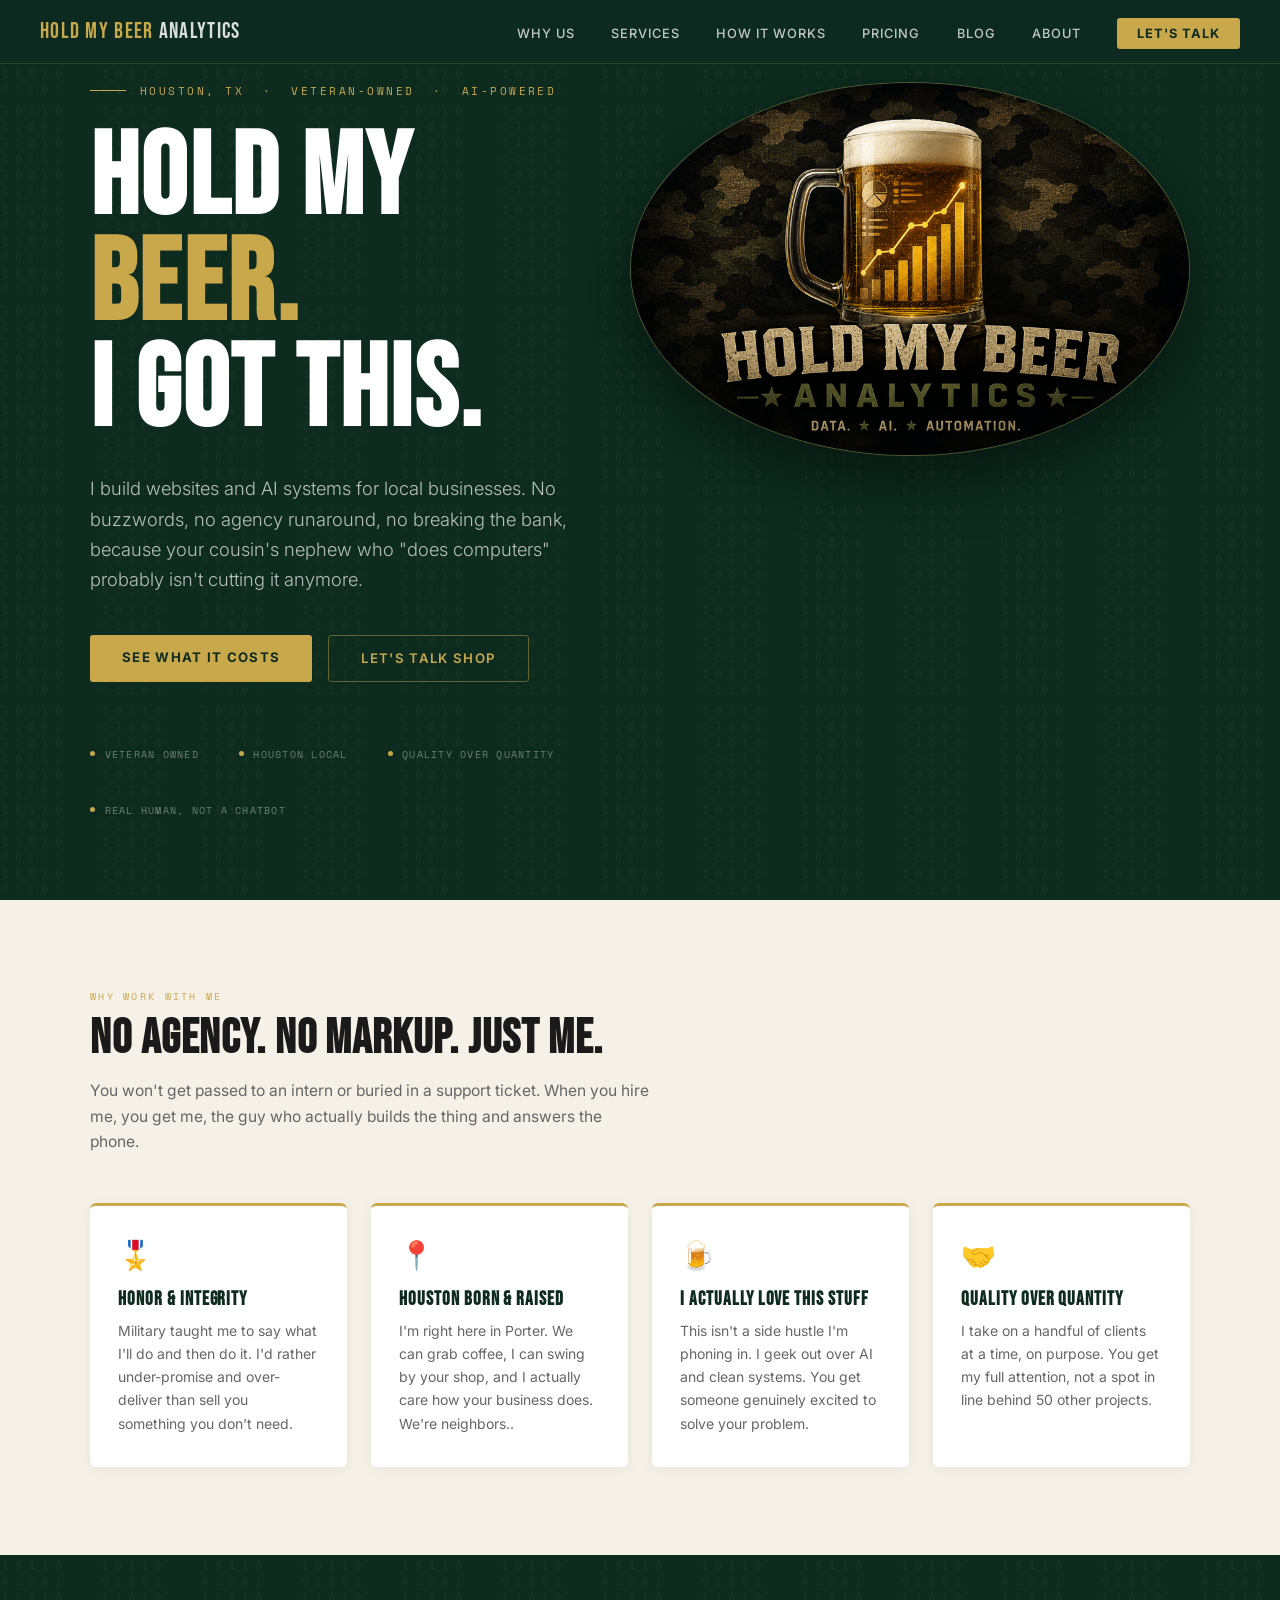
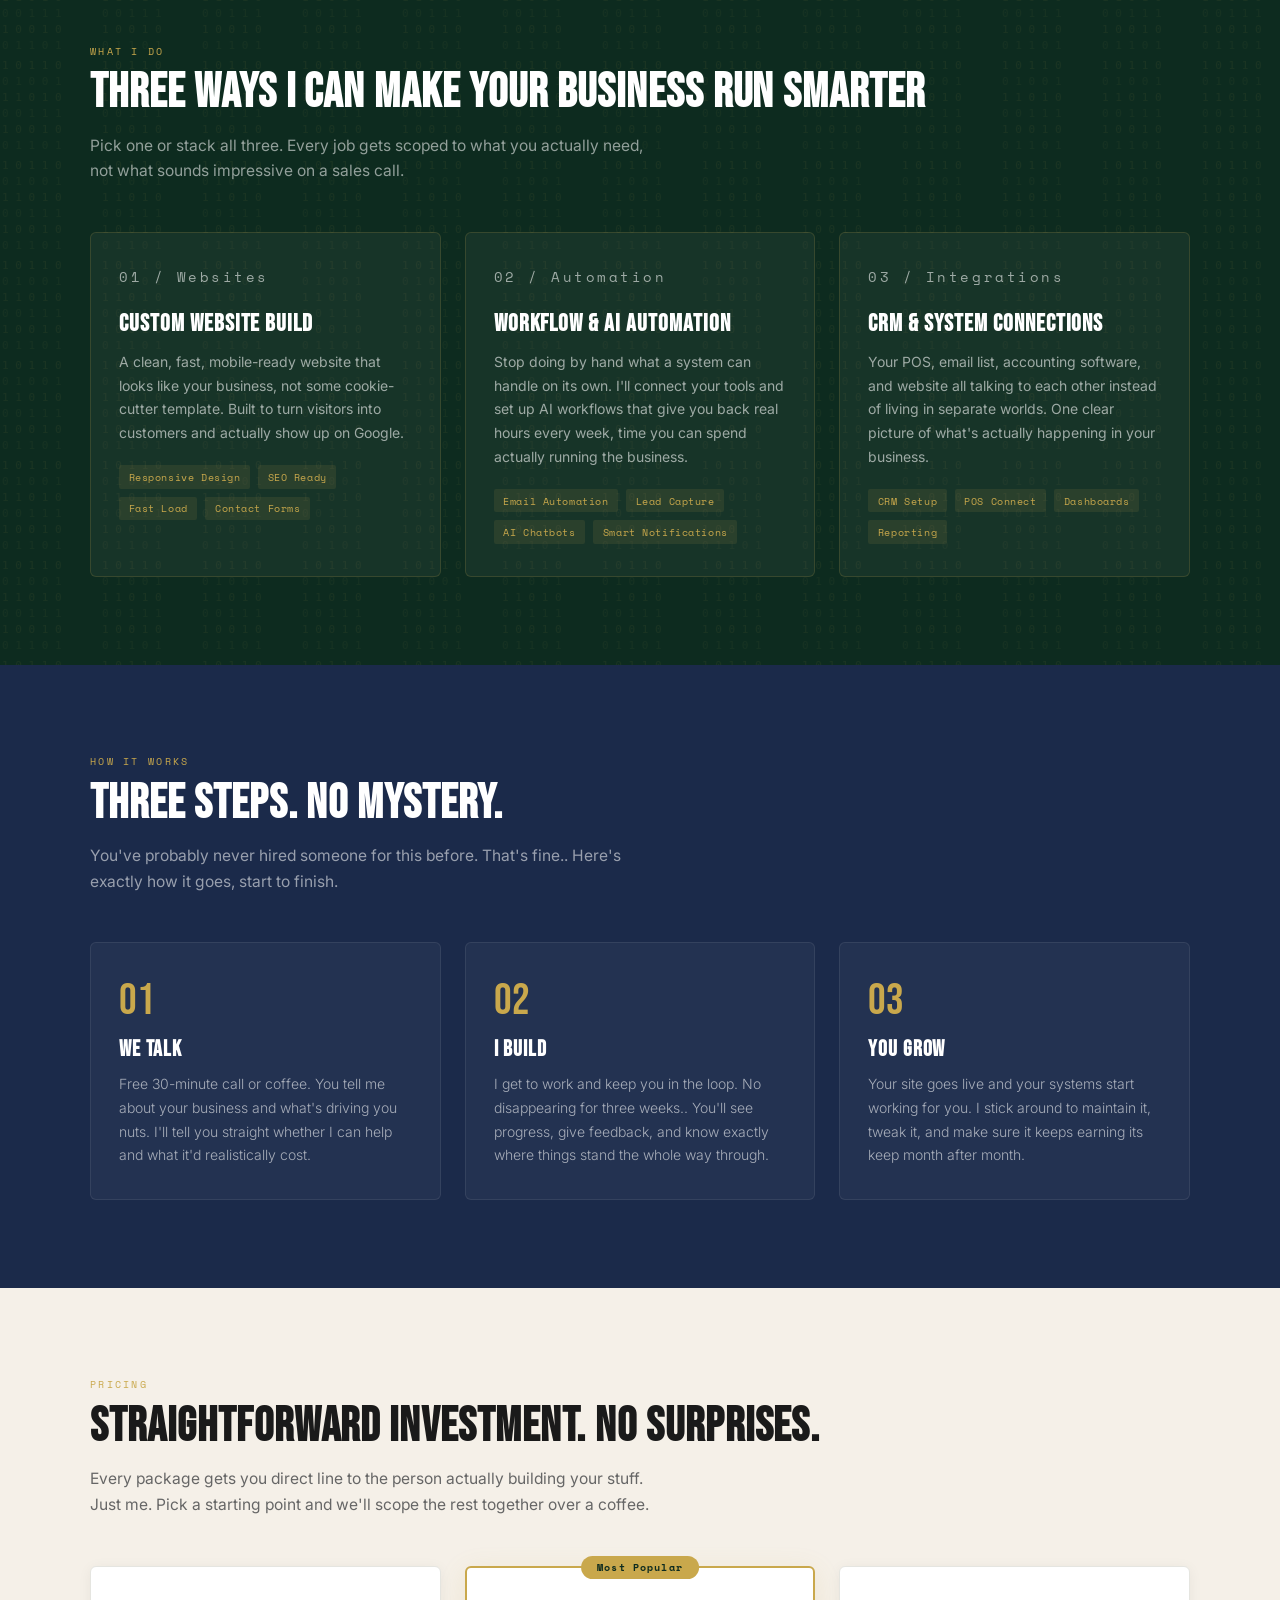
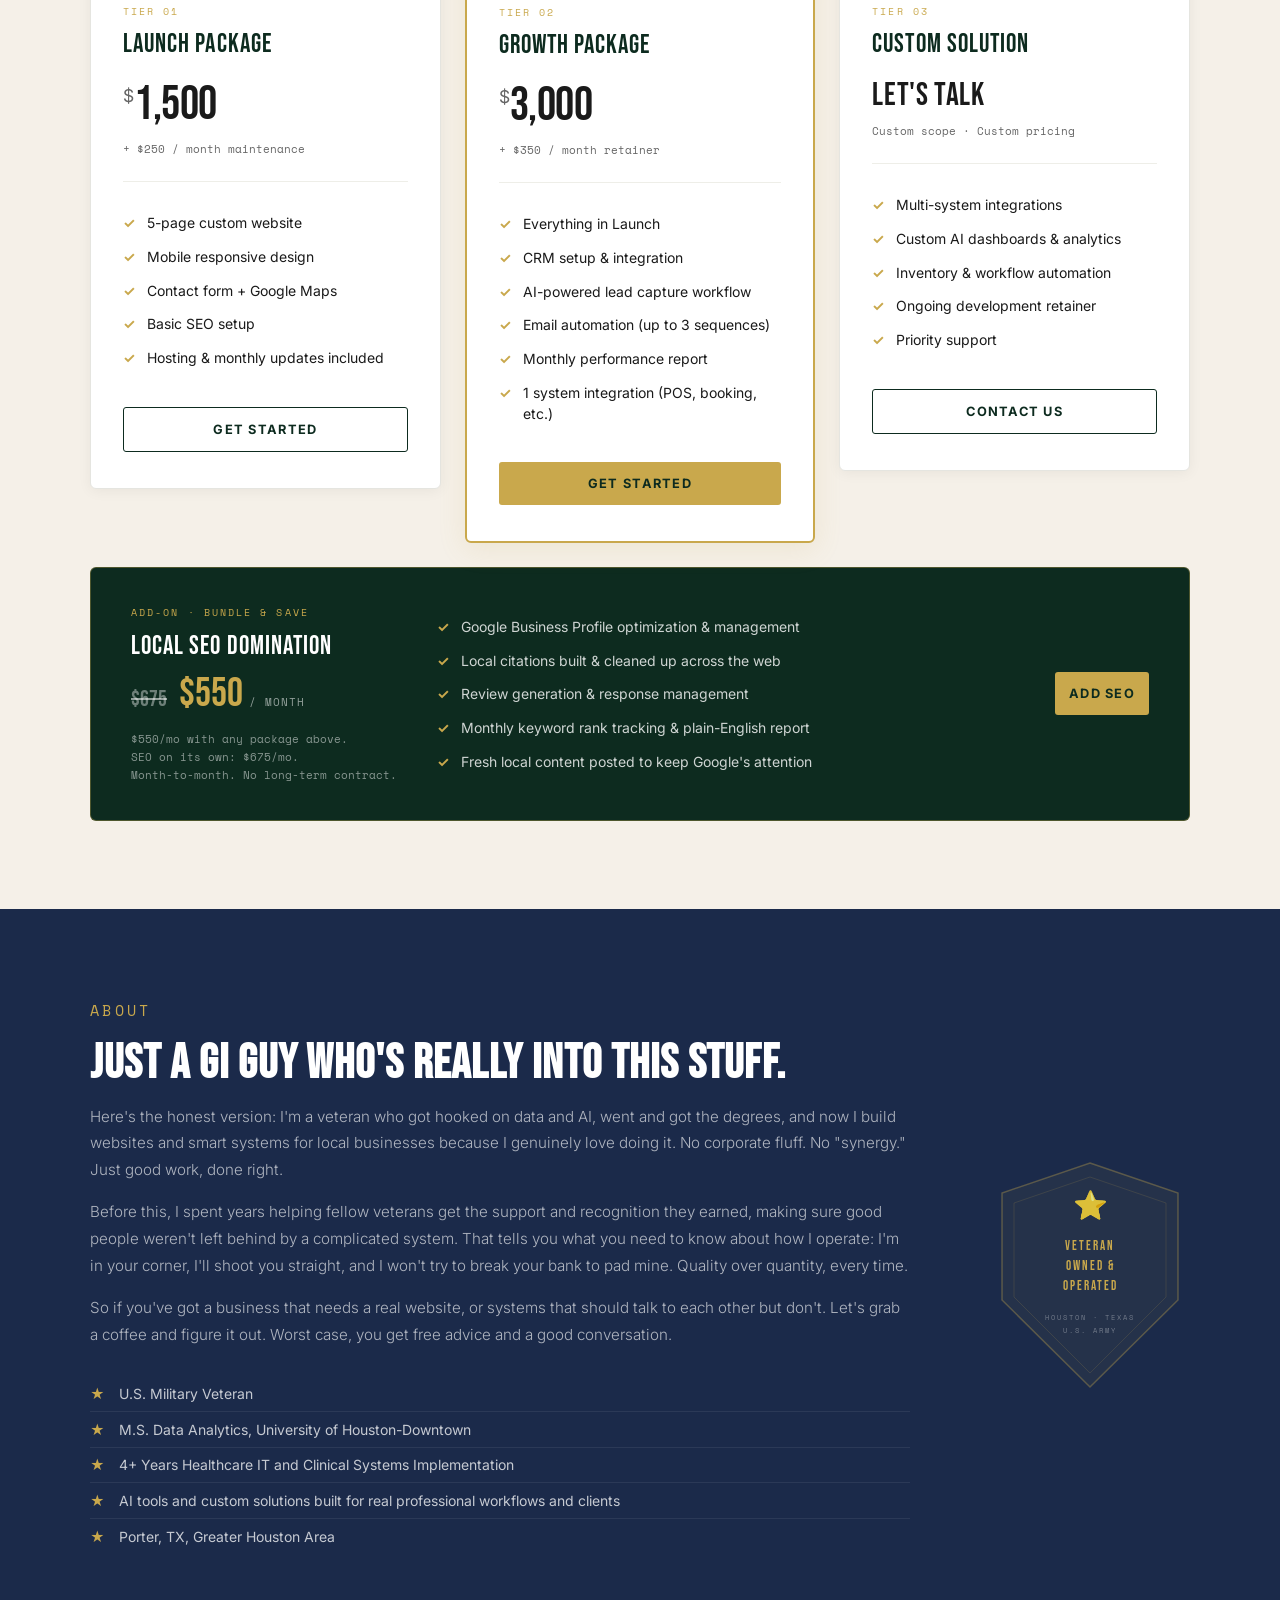
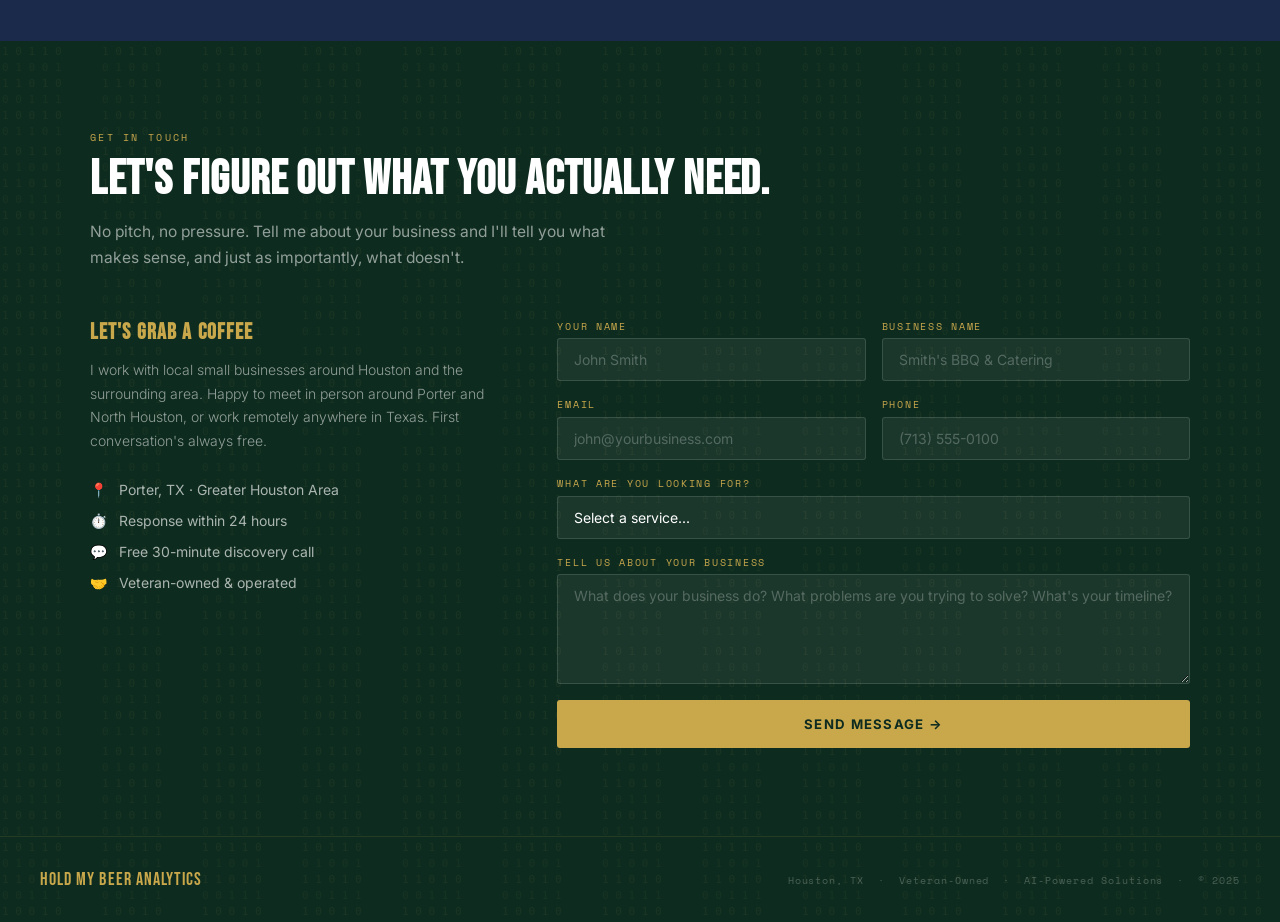
<file: index.html>
<!DOCTYPE html>
<html lang="en">
<head>
    <meta charset="UTF-8">
    <meta name="viewport" content="width=device-width, initial-scale=1.0">
    <title>Hold My Beer Analytics | AI Solutions for Houston Small Business</title>
    <meta name="description" content="Veteran-owned AI consulting for Houston small businesses. Custom websites, workflow automation, and CRM integrations — no corporate fluff, just results.">
    <meta property="og:title" content="Hold My Beer Analytics | AI Solutions for Houston Small Business">
    <meta property="og:description" content="Veteran-owned AI consulting for Houston small businesses. Custom websites, workflow automation, and CRM integrations — no corporate fluff, just results.">
    <meta property="og:type" content="website">
    <meta property="og:url" content="https://tdeleon70.github.io/hold-my-beer-analytics/">
    <meta name="twitter:card" content="summary">
    <link rel="preconnect" href="https://fonts.googleapis.com">
    <link rel="preconnect" href="https://fonts.gstatic.com" crossorigin>
    <link href="https://fonts.googleapis.com/css2?family=Bebas+Neue&family=Inter:wght@300;400;500;600;700&family=Space+Mono:wght@400;700&display=swap" rel="stylesheet">
    <style>
        /* === TOKENS === */
        :root {
            --green-deep: #0D2B1F;
            --green-mid:  #1A4A31;
            --gold:       #C9A84C;
            --gold-light: #E5C97A;
            --off-white:  #F5F0E8;
            --white:      #FFFFFF;
            --navy:       #1B2A4A;
            --text-dark:  #1A1A1A;
            --text-muted: #666666;
            --font-display: 'Bebas Neue', sans-serif;
            --font-body:    'Inter', sans-serif;
            --font-mono:    'Space Mono', monospace;
        }

        /* === RESET === */
        *, *::before, *::after { box-sizing: border-box; margin: 0; padding: 0; }
        html  { scroll-behavior: smooth; }
        body  { font-family: var(--font-body); background: var(--off-white); color: var(--text-dark); overflow-x: hidden; }
        img   { max-width: 100%; display: block; }
        a     { text-decoration: none; color: inherit; }

        /* === BINARY TEXTURE === */
        .binary-bg { position: relative; background-color: var(--green-deep); }
        .binary-bg::before {
            content: '';
            position: absolute;
            inset: 0;
            background-image: url("data:image/svg+xml,%3Csvg xmlns='http://www.w3.org/2000/svg' width='100' height='100'%3E%3Ctext x='2'  y='14' fill='rgba(201,168,76,0.07)' font-family='monospace' font-size='11'%3E1 0 1 1 0%3C/text%3E%3Ctext x='2'  y='30' fill='rgba(201,168,76,0.05)' font-family='monospace' font-size='11'%3E0 1 0 0 1%3C/text%3E%3Ctext x='2'  y='46' fill='rgba(201,168,76,0.07)' font-family='monospace' font-size='11'%3E1 1 0 1 0%3C/text%3E%3Ctext x='2'  y='62' fill='rgba(201,168,76,0.05)' font-family='monospace' font-size='11'%3E0 0 1 1 1%3C/text%3E%3Ctext x='2'  y='78' fill='rgba(201,168,76,0.07)' font-family='monospace' font-size='11'%3E1 0 0 1 0%3C/text%3E%3Ctext x='2'  y='94' fill='rgba(201,168,76,0.05)' font-family='monospace' font-size='11'%3E0 1 1 0 1%3C/text%3E%3C/svg%3E");
            pointer-events: none;
            z-index: 0;
        }
        .binary-bg > * { position: relative; z-index: 1; }

        /* === NAV === */
        nav {
            position: fixed;
            top: 0; left: 0; right: 0;
            z-index: 100;
            background: rgba(13, 43, 31, 0.97);
            backdrop-filter: blur(10px);
            border-bottom: 1px solid rgba(201,168,76,0.18);
            padding: 0 2.5rem;
            height: 64px;
            display: flex;
            align-items: center;
            justify-content: space-between;
        }
        .nav-logo {
            font-family: var(--font-display);
            font-size: 1.35rem;
            color: var(--gold);
            letter-spacing: 0.06em;
            line-height: 1;
        }
        .nav-logo span { color: rgba(255,255,255,0.85); }
        .nav-links {
            display: flex;
            align-items: center;
            gap: 2.25rem;
            list-style: none;
        }
        .nav-links a {
            color: rgba(255,255,255,0.75);
            font-size: 0.8rem;
            font-weight: 500;
            letter-spacing: 0.08em;
            text-transform: uppercase;
            transition: color 0.2s;
        }
        .nav-links a:hover { color: var(--gold); }
        .nav-cta {
            background: var(--gold) !important;
            color: var(--green-deep) !important;
            padding: 0.5rem 1.25rem !important;
            border-radius: 3px;
            font-weight: 700 !important;
        }
        .nav-cta:hover { background: var(--gold-light) !important; }

        /* === HERO === */
        .hero {
            min-height: 100vh;
            display: flex;
            align-items: center;
            padding: 80px 2.5rem 5rem;
        }
        .hero-inner {
            max-width: 1100px;
            margin: 0 auto;
            width: 100%;
            display: grid;
            grid-template-columns: 1fr auto;
            align-items: center;
            gap: 3rem;
        }
        .hero-logo {
            width: min(560px, 44vw);
            height: auto;
            justify-self: end;
            align-self: start;
            border-radius: 50%;
            border: 1px solid rgba(201,168,76,0.35);
            box-shadow: 0 24px 60px rgba(0,0,0,0.45);
        }
        .hero-eyebrow {
            font-family: var(--font-mono);
            font-size: 0.7rem;
            color: var(--gold);
            letter-spacing: 0.22em;
            text-transform: uppercase;
            margin-bottom: 1.75rem;
            display: flex;
            align-items: center;
            gap: 0.875rem;
        }
        .hero-eyebrow::before {
            content: '';
            display: block;
            width: 36px;
            height: 1px;
            background: var(--gold);
            flex-shrink: 0;
        }
        .hero-headline {
            font-family: var(--font-display);
            font-size: clamp(3.75rem, 9vw, 7.5rem);
            line-height: 0.92;
            color: var(--white);
            margin-bottom: 1.75rem;
            letter-spacing: 0.02em;
        }
        .hero-headline .gold { color: var(--gold); }
        .hero-sub {
            font-size: 1.15rem;
            color: rgba(255,255,255,0.7);
            max-width: 520px;
            line-height: 1.65;
            margin-bottom: 2.5rem;
            font-weight: 300;
        }
        .hero-actions { display: flex; gap: 1rem; flex-wrap: wrap; }
        .btn-primary {
            background: var(--gold);
            color: var(--green-deep);
            font-weight: 700;
            font-size: 0.825rem;
            letter-spacing: 0.1em;
            padding: 0.9rem 2rem;
            border-radius: 3px;
            text-transform: uppercase;
            transition: background 0.2s, transform 0.15s;
            display: inline-block;
        }
        .btn-primary:hover { background: var(--gold-light); transform: translateY(-1px); }
        .btn-secondary {
            border: 1px solid rgba(201,168,76,0.45);
            color: var(--gold);
            font-weight: 600;
            font-size: 0.825rem;
            letter-spacing: 0.1em;
            padding: 0.9rem 2rem;
            border-radius: 3px;
            text-transform: uppercase;
            transition: border-color 0.2s, background 0.2s;
            display: inline-block;
        }
        .btn-secondary:hover { border-color: var(--gold); background: rgba(201,168,76,0.07); }
        .hero-badges {
            margin-top: 4rem;
            display: flex;
            gap: 2.5rem;
            flex-wrap: wrap;
        }
        .badge {
            display: flex;
            align-items: center;
            gap: 0.6rem;
            font-family: var(--font-mono);
            font-size: 0.65rem;
            color: rgba(255,255,255,0.4);
            letter-spacing: 0.12em;
            text-transform: uppercase;
        }
        .badge-dot {
            width: 5px;
            height: 5px;
            border-radius: 50%;
            background: var(--gold);
            flex-shrink: 0;
        }

        /* === SHARED SECTION === */
        section { padding: 5.5rem 2.5rem; }
        .section-inner { max-width: 1100px; margin: 0 auto; }
        .section-label {
            font-family: var(--font-mono);
            font-size: 0.65rem;
            color: var(--gold);
            letter-spacing: 0.22em;
            text-transform: uppercase;
            margin-bottom: 0.6rem;
        }
        .section-title {
            font-family: var(--font-display);
            font-size: clamp(2rem, 4vw, 3rem);
            line-height: 1.05;
            margin-bottom: 0.875rem;
            letter-spacing: 0.02em;
        }
        .section-sub {
            color: var(--text-muted);
            font-size: 0.975rem;
            max-width: 560px;
            line-height: 1.65;
            margin-bottom: 3rem;
        }

        /* === WHY US === */
        .why-section { background: var(--off-white); }
        .why-grid {
            display: grid;
            grid-template-columns: repeat(auto-fit, minmax(230px, 1fr));
            gap: 1.5rem;
        }
        .why-card {
            padding: 2rem 1.75rem;
            background: var(--white);
            border-radius: 6px;
            border-top: 3px solid var(--gold);
            box-shadow: 0 2px 14px rgba(0,0,0,0.055);
        }
        .why-icon { font-size: 1.75rem; margin-bottom: 1rem; }
        .why-card h3 {
            font-family: var(--font-display);
            font-size: 1.2rem;
            letter-spacing: 0.05em;
            margin-bottom: 0.5rem;
            color: var(--green-deep);
        }
        .why-card p { font-size: 0.875rem; color: var(--text-muted); line-height: 1.65; }

        /* === SERVICES === */
        .services-section { background: var(--green-deep); }
        .services-section .section-title { color: var(--white); }
        .services-section .section-sub  { color: rgba(255,255,255,0.55); }
        .services-grid {
            display: grid;
            grid-template-columns: repeat(auto-fit, minmax(300px, 1fr));
            gap: 1.5rem;
        }
        .service-card {
            background: rgba(255,255,255,0.045);
            border: 1px solid rgba(201,168,76,0.18);
            border-radius: 6px;
            padding: 2rem 1.75rem;
            transition: border-color 0.2s, background 0.2s;
        }
        .service-card:hover {
            border-color: rgba(201,168,76,0.6);
            background: rgba(201,168,76,0.04);
        }
        .service-num {
            font-family: var(--font-mono);
            font-size: 0.65rem;
            color: var(--gold);
            letter-spacing: 0.18em;
            margin-bottom: 1rem;
        }
        .service-card h3 {
            font-family: var(--font-display);
            font-size: 1.5rem;
            color: var(--white);
            margin-bottom: 0.75rem;
            letter-spacing: 0.04em;
        }
        .service-card p {
            font-size: 0.875rem;
            color: rgba(255,255,255,0.58);
            line-height: 1.7;
            margin-bottom: 1.25rem;
        }
        .service-tags { display: flex; flex-wrap: wrap; gap: 0.5rem; }
        .tag {
            font-family: var(--font-mono);
            font-size: 0.6rem;
            padding: 0.3rem 0.6rem;
            border-radius: 2px;
            background: rgba(201,168,76,0.1);
            color: var(--gold);
            letter-spacing: 0.06em;
        }

        /* === HOW IT WORKS === */
        .how-section { background: var(--navy); }
        .how-section .section-title { color: var(--white); }
        .how-section .section-sub  { color: rgba(255,255,255,0.55); }
        .how-grid {
            display: grid;
            grid-template-columns: repeat(auto-fit, minmax(240px, 1fr));
            gap: 1.5rem;
            counter-reset: step;
        }
        .how-step {
            position: relative;
            padding: 2.25rem 1.75rem 2rem;
            background: rgba(255,255,255,0.04);
            border-radius: 6px;
            border: 1px solid rgba(255,255,255,0.08);
        }
        .how-step-num {
            font-family: var(--font-display);
            font-size: 2.75rem;
            line-height: 1;
            color: var(--gold);
            margin-bottom: 0.875rem;
            display: block;
        }
        .how-step h3 {
            font-family: var(--font-display);
            font-size: 1.35rem;
            color: var(--white);
            letter-spacing: 0.04em;
            margin-bottom: 0.6rem;
        }
        .how-step p {
            font-size: 0.875rem;
            color: rgba(255,255,255,0.6);
            line-height: 1.7;
            font-weight: 300;
        }
        .how-arrow {
            display: none;
        }

        /* === PRICING === */
        .pricing-section { background: var(--off-white); }
        .pricing-grid {
            display: grid;
            grid-template-columns: repeat(auto-fit, minmax(280px, 1fr));
            gap: 1.5rem;
            align-items: start;
        }
        .price-card {
            background: var(--white);
            border-radius: 6px;
            padding: 2.25rem 2rem;
            box-shadow: 0 2px 14px rgba(0,0,0,0.055);
            border: 1px solid #E5E5E0;
            position: relative;
        }
        .price-card.featured {
            border: 2px solid var(--gold);
            box-shadow: 0 6px 28px rgba(201,168,76,0.14);
        }
        .price-badge {
            position: absolute;
            top: -12px;
            left: 50%;
            transform: translateX(-50%);
            background: var(--gold);
            color: var(--green-deep);
            font-family: var(--font-mono);
            font-size: 0.6rem;
            font-weight: 700;
            letter-spacing: 0.12em;
            padding: 0.3rem 1rem;
            border-radius: 20px;
            white-space: nowrap;
        }
        .price-tier {
            font-family: var(--font-mono);
            font-size: 0.65rem;
            color: var(--gold);
            letter-spacing: 0.2em;
            text-transform: uppercase;
            margin-bottom: 0.6rem;
        }
        .price-name {
            font-family: var(--font-display);
            font-size: 1.65rem;
            color: var(--green-deep);
            margin-bottom: 1rem;
            letter-spacing: 0.04em;
        }
        .price-amount { margin-bottom: 0.4rem; }
        .price-amount .currency {
            font-size: 1.1rem;
            color: var(--text-muted);
            vertical-align: top;
            margin-top: 0.55rem;
            display: inline-block;
        }
        .price-amount .amount {
            font-family: var(--font-display);
            font-size: 3rem;
            color: var(--text-dark);
            letter-spacing: -0.01em;
        }
        .price-amount .amount-text {
            font-family: var(--font-display);
            font-size: 2rem;
            color: var(--text-dark);
            letter-spacing: 0.02em;
        }
        .price-monthly {
            font-family: var(--font-mono);
            font-size: 0.7rem;
            color: var(--text-muted);
            margin-bottom: 1.5rem;
        }
        .price-divider { height: 1px; background: #EEEEE8; margin-bottom: 1.5rem; }
        .price-features { list-style: none; margin-bottom: 2rem; }
        .price-features li {
            font-size: 0.875rem;
            color: var(--text-dark);
            padding: 0.4rem 0;
            display: flex;
            gap: 0.75rem;
            align-items: flex-start;
            line-height: 1.5;
        }
        .price-features li::before {
            content: '✓';
            color: var(--gold);
            font-weight: 700;
            flex-shrink: 0;
        }
        .price-cta {
            display: block;
            text-align: center;
            padding: 0.875rem;
            border-radius: 3px;
            font-weight: 700;
            font-size: 0.8rem;
            letter-spacing: 0.1em;
            text-transform: uppercase;
            transition: all 0.2s;
        }
        .price-cta-primary { background: var(--gold); color: var(--green-deep); }
        .price-cta-primary:hover { background: var(--gold-light); }
        .price-cta-outline { border: 1.5px solid var(--green-deep); color: var(--green-deep); }
        .price-cta-outline:hover { background: var(--green-deep); color: var(--white); }
        .price-addon {
            margin-top: 1.5rem;
            background: var(--green-deep);
            border-radius: 6px;
            padding: 2.25rem 2.5rem;
            display: grid;
            grid-template-columns: auto 1fr auto;
            gap: 2.5rem;
            align-items: center;
            border: 1px solid rgba(201,168,76,0.35);
        }
        .price-addon .addon-tier {
            font-family: var(--font-mono);
            font-size: 0.65rem;
            color: var(--gold);
            letter-spacing: 0.2em;
            text-transform: uppercase;
            margin-bottom: 0.6rem;
        }
        .price-addon .addon-name {
            font-family: var(--font-display);
            font-size: 1.65rem;
            color: var(--white);
            letter-spacing: 0.04em;
            margin-bottom: 0.75rem;
        }
        .price-addon .addon-price {
            font-family: var(--font-display);
            font-size: 2.5rem;
            color: var(--gold);
            line-height: 1;
        }
        .price-addon .addon-strike {
            font-size: 1.4rem;
            color: rgba(255,255,255,0.4);
            text-decoration-color: rgba(255,255,255,0.55);
            margin-right: 0.35rem;
        }
        .price-addon .addon-price span {
            font-family: var(--font-mono);
            font-size: 0.7rem;
            color: rgba(255,255,255,0.55);
            letter-spacing: 0.1em;
        }
        .price-addon .price-features { margin-bottom: 0; }
        .price-addon .price-features li { color: rgba(255,255,255,0.8); }
        .price-addon .addon-note {
            font-family: var(--font-mono);
            font-size: 0.7rem;
            color: rgba(255,255,255,0.5);
            margin-top: 1rem;
            line-height: 1.6;
        }
        .price-addon .price-cta { white-space: nowrap; }
        @media (max-width: 900px) {
            .price-addon { grid-template-columns: 1fr; gap: 1.75rem; }
        }

        /* === ABOUT === */
        .about-section { background: var(--navy); }
        .about-inner {
            display: grid;
            grid-template-columns: 1fr auto;
            gap: 5rem;
            align-items: center;
        }
        .about-section .section-label { color: var(--gold); }
        .about-section .section-title { color: var(--white); }
        .about-text p {
            color: rgba(255,255,255,0.65);
            line-height: 1.75;
            margin-bottom: 1rem;
            font-size: 0.95rem;
            font-weight: 300;
        }
        .cred-list { list-style: none; margin-top: 1.75rem; }
        .cred-list li {
            display: flex;
            align-items: center;
            gap: 0.875rem;
            padding: 0.55rem 0;
            border-bottom: 1px solid rgba(255,255,255,0.07);
            font-size: 0.875rem;
            color: rgba(255,255,255,0.75);
        }
        .cred-list li:last-child { border-bottom: none; }
        .cred-icon { color: var(--gold); }
        /* Shield SVG */
        .shield-wrap { display: flex; align-items: center; justify-content: center; }
        .shield-svg-text {
            font-family: var(--font-display);
            font-size: 13px;
            fill: var(--gold);
            letter-spacing: 2px;
        }
        .shield-svg-sub {
            font-family: var(--font-mono);
            font-size: 7px;
            fill: rgba(255,255,255,0.35);
            letter-spacing: 2px;
        }

        /* === CONTACT === */
        .contact-section { background: var(--green-deep); }
        .contact-section .section-title { color: var(--white); }
        .contact-section .section-sub  { color: rgba(255,255,255,0.55); }
        .contact-grid {
            display: grid;
            grid-template-columns: 1fr 1.6fr;
            gap: 4.5rem;
            align-items: start;
        }
        .contact-info h3 {
            font-family: var(--font-display);
            font-size: 1.4rem;
            color: var(--gold);
            margin-bottom: 0.75rem;
            letter-spacing: 0.05em;
        }
        .contact-info p {
            font-size: 0.875rem;
            color: rgba(255,255,255,0.55);
            line-height: 1.7;
            margin-bottom: 1.75rem;
            font-weight: 300;
        }
        .contact-detail {
            display: flex;
            align-items: center;
            gap: 0.75rem;
            margin-bottom: 0.875rem;
            font-size: 0.875rem;
            color: rgba(255,255,255,0.65);
        }
        .contact-detail .icon { color: var(--gold); }
        .contact-form { display: grid; gap: 1rem; }
        .form-row { display: grid; grid-template-columns: 1fr 1fr; gap: 1rem; }
        .form-group { display: flex; flex-direction: column; gap: 0.35rem; }
        .form-group label {
            font-family: var(--font-mono);
            font-size: 0.6rem;
            color: var(--gold);
            letter-spacing: 0.18em;
            text-transform: uppercase;
        }
        .form-group input,
        .form-group select,
        .form-group textarea {
            background: rgba(255,255,255,0.06);
            border: 1px solid rgba(255,255,255,0.13);
            border-radius: 3px;
            padding: 0.75rem 1rem;
            color: var(--white);
            font-family: var(--font-body);
            font-size: 0.875rem;
            outline: none;
            transition: border-color 0.2s;
            -webkit-appearance: none;
        }
        .form-group input:focus,
        .form-group select:focus,
        .form-group textarea:focus { border-color: var(--gold); }
        .form-group input::placeholder,
        .form-group textarea::placeholder { color: rgba(255,255,255,0.25); }
        .form-group select option { background: #1A4A31; }
        .form-group textarea { resize: vertical; min-height: 110px; }
        .form-submit {
            background: var(--gold);
            color: var(--green-deep);
            border: none;
            padding: 1rem;
            border-radius: 3px;
            font-family: var(--font-body);
            font-weight: 700;
            font-size: 0.825rem;
            letter-spacing: 0.1em;
            text-transform: uppercase;
            cursor: pointer;
            transition: background 0.2s;
        }
        .form-submit:hover { background: var(--gold-light); }

        /* === FOOTER === */
        footer {
            background: rgba(0,0,0,0.35);
            border-top: 1px solid rgba(201,168,76,0.12);
            padding: 2rem 2.5rem;
            display: flex;
            align-items: center;
            justify-content: space-between;
            flex-wrap: wrap;
            gap: 1rem;
        }
        .footer-logo {
            font-family: var(--font-display);
            font-size: 1.1rem;
            color: var(--gold);
            letter-spacing: 0.06em;
        }
        .footer-sub {
            font-family: var(--font-mono);
            font-size: 0.6rem;
            color: rgba(255,255,255,0.25);
            letter-spacing: 0.1em;
        }

        /* === RESPONSIVE === */
        @media (max-width: 768px) {
            .nav-links { display: none; }
            section { padding: 4rem 1.5rem; }
            nav { padding: 0 1.5rem; }
            .hero { padding: 80px 1.5rem 4rem; }
            .hero-inner { grid-template-columns: 1fr; }
            .hero-logo { display: none; }
            .about-inner { grid-template-columns: 1fr; }
            .shield-wrap { display: none; }
            .contact-grid { grid-template-columns: 1fr; gap: 2.5rem; }
            .form-row { grid-template-columns: 1fr; }
            footer { flex-direction: column; text-align: center; }
        }
        @media (prefers-reduced-motion: reduce) {
            * { transition: none !important; }
        }
    </style>
</head>
<body>

<!-- NAV -->
<nav>
    <div class="nav-logo">HOLD MY BEER <span>ANALYTICS</span></div>
    <ul class="nav-links">
        <li><a href="#why">Why Us</a></li>
        <li><a href="#services">Services</a></li>
        <li><a href="#how">How It Works</a></li>
        <li><a href="#pricing">Pricing</a></li>
        <li><a href="blog/">Blog</a></li>
        <li><a href="#about">About</a></li>
        <li><a href="#contact" class="nav-cta">Let's Talk</a></li>
    </ul>
</nav>

<!-- HERO -->
<header class="hero binary-bg">
    <div class="hero-inner">
        <div class="hero-copy">
        <p class="hero-eyebrow">Houston, TX &nbsp;·&nbsp; Veteran-Owned &nbsp;·&nbsp; AI-Powered</p>
        <h1 class="hero-headline">
            HOLD MY<br>
            <span class="gold">BEER.</span><br>
            I GOT THIS.
        </h1>
        <p class="hero-sub">I build websites and AI systems for local businesses. No buzzwords, no agency runaround, no breaking the bank, because your cousin's nephew who "does computers" probably isn't cutting it anymore.</p>
        <div class="hero-actions">
            <a href="#pricing" class="btn-primary">See What It Costs</a>
            <a href="#contact" class="btn-secondary">Let's Talk Shop</a>
        </div>
        <div class="hero-badges">
            <span class="badge"><span class="badge-dot"></span>Veteran Owned</span>
            <span class="badge"><span class="badge-dot"></span>Houston Local</span>
            <span class="badge"><span class="badge-dot"></span>Quality Over Quantity</span>
            <span class="badge"><span class="badge-dot"></span>Real Human, Not a Chatbot</span>
        </div>
        </div>
        <img class="hero-logo" src="assets/logo.png?v=2" alt="Hold My Beer Analytics — Data. Purpose. Mission.">
    </div>
</header>

<!-- WHY US -->
<section class="why-section" id="why">
    <div class="section-inner">
        <p class="section-label">Why Work With Me</p>
        <h2 class="section-title">No Agency. No Markup. Just Me.</h2>
        <p class="section-sub">You won't get passed to an intern or buried in a support ticket. When you hire me, you get me, the guy who actually builds the thing and answers the phone.</p>
        <div class="why-grid">
            <div class="why-card">
                <div class="why-icon">🎖️</div>
                <h3>Honor &amp; Integrity</h3>
                <p>Military taught me to say what I'll do and then do it. I'd rather under-promise and over-deliver than sell you something you don't need.</p>
            </div>
            <div class="why-card">
                <div class="why-icon">📍</div>
                <h3>Houston Born &amp; Raised</h3>
                <p>I'm right here in Porter. We can grab coffee, I can swing by your shop, and I actually care how your business does. We're neighbors..</p>
            </div>
            <div class="why-card">
                <div class="why-icon">🍺</div>
                <h3>I Actually Love This Stuff</h3>
                <p>This isn't a side hustle I'm phoning in. I geek out over AI and clean systems. You get someone genuinely excited to solve your problem.</p>
            </div>
            <div class="why-card">
                <div class="why-icon">🤝</div>
                <h3>Quality Over Quantity</h3>
                <p>I take on a handful of clients at a time, on purpose. You get my full attention, not a spot in line behind 50 other projects.</p>
            </div>
        </div>
    </div>
</section>

<!-- SERVICES -->
<section class="services-section binary-bg" id="services">
    <div class="section-inner">
        <p class="section-label">What I Do</p>
        <h2 class="section-title">Three Ways I Can Make Your Business Run Smarter</h2>
        <p class="section-sub">Pick one or stack all three. Every job gets scoped to what you actually need, not what sounds impressive on a sales call.</p>
        <div class="services-grid">
            <div class="service-card">
                <p class="service-num">01 / Websites</p>
                <h3>Custom Website Build</h3>
                <p>A clean, fast, mobile-ready website that looks like your business, not some cookie-cutter template. Built to turn visitors into customers and actually show up on Google.</p>
                <div class="service-tags">
                    <span class="tag">Responsive Design</span>
                    <span class="tag">SEO Ready</span>
                    <span class="tag">Fast Load</span>
                    <span class="tag">Contact Forms</span>
                </div>
            </div>
            <div class="service-card">
                <p class="service-num">02 / Automation</p>
                <h3>Workflow & AI Automation</h3>
                <p>Stop doing by hand what a system can handle on its own. I'll connect your tools and set up AI workflows that give you back real hours every week, time you can spend actually running the business.</p>
                <div class="service-tags">
                    <span class="tag">Email Automation</span>
                    <span class="tag">Lead Capture</span>
                    <span class="tag">AI Chatbots</span>
                    <span class="tag">Smart Notifications</span>
                </div>
            </div>
            <div class="service-card">
                <p class="service-num">03 / Integrations</p>
                <h3>CRM & System Connections</h3>
                <p>Your POS, email list, accounting software, and website all talking to each other instead of living in separate worlds. One clear picture of what's actually happening in your business.</p>
                <div class="service-tags">
                    <span class="tag">CRM Setup</span>
                    <span class="tag">POS Connect</span>
                    <span class="tag">Dashboards</span>
                    <span class="tag">Reporting</span>
                </div>
            </div>
        </div>
    </div>
</section>

<!-- HOW IT WORKS -->
<section class="how-section" id="how">
    <div class="section-inner">
        <p class="section-label">How It Works</p>
        <h2 class="section-title">Three Steps. No Mystery.</h2>
        <p class="section-sub">You've probably never hired someone for this before. That's fine.. Here's exactly how it goes, start to finish.</p>
        <div class="how-grid">
            <div class="how-step">
                <span class="how-step-num">01</span>
                <h3>We Talk</h3>
                <p>Free 30-minute call or coffee. You tell me about your business and what's driving you nuts. I'll tell you straight whether I can help and what it'd realistically cost.</p>
            </div>
            <div class="how-step">
                <span class="how-step-num">02</span>
                <h3>I Build</h3>
                <p>I get to work and keep you in the loop. No disappearing for three weeks.. You'll see progress, give feedback, and know exactly where things stand the whole way through.</p>
            </div>
            <div class="how-step">
                <span class="how-step-num">03</span>
                <h3>You Grow</h3>
                <p>Your site goes live and your systems start working for you. I stick around to maintain it, tweak it, and make sure it keeps earning its keep month after month.</p>
            </div>
        </div>
    </div>
</section>

<!-- PRICING -->
<section class="pricing-section" id="pricing">
    <div class="section-inner">
        <p class="section-label">Pricing</p>
        <h2 class="section-title">Straightforward Investment. No Surprises.</h2>
        <p class="section-sub">Every package gets you direct line to the person actually building your stuff. Just me. Pick a starting point and we'll scope the rest together over a coffee.</p>
        <div class="pricing-grid">
            <!-- Tier 1 -->
            <div class="price-card">
                <p class="price-tier">Tier 01</p>
                <p class="price-name">Launch Package</p>
                <div class="price-amount">
                    <span class="currency">$</span><span class="amount">1,500</span>
                </div>
                <p class="price-monthly">+ $250 / month maintenance</p>
                <div class="price-divider"></div>
                <ul class="price-features">
                    <li>5-page custom website</li>
                    <li>Mobile responsive design</li>
                    <li>Contact form + Google Maps</li>
                    <li>Basic SEO setup</li>
                    <li>Hosting & monthly updates included</li>
                </ul>
                <a href="#contact" class="price-cta price-cta-outline">Get Started</a>
            </div>
            <!-- Tier 2 (featured) -->
            <div class="price-card featured">
                <div class="price-badge">Most Popular</div>
                <p class="price-tier">Tier 02</p>
                <p class="price-name">Growth Package</p>
                <div class="price-amount">
                    <span class="currency">$</span><span class="amount">3,000</span>
                </div>
                <p class="price-monthly">+ $350 / month retainer</p>
                <div class="price-divider"></div>
                <ul class="price-features">
                    <li>Everything in Launch</li>
                    <li>CRM setup &amp; integration</li>
                    <li>AI-powered lead capture workflow</li>
                    <li>Email automation (up to 3 sequences)</li>
                    <li>Monthly performance report</li>
                    <li>1 system integration (POS, booking, etc.)</li>
                </ul>
                <a href="#contact" class="price-cta price-cta-primary">Get Started</a>
            </div>
            <!-- Tier 3 -->
            <div class="price-card">
                <p class="price-tier">Tier 03</p>
                <p class="price-name">Custom Solution</p>
                <div class="price-amount">
                    <span class="amount-text">Let's Talk</span>
                </div>
                <p class="price-monthly">Custom scope · Custom pricing</p>
                <div class="price-divider"></div>
                <ul class="price-features">
                    <li>Multi-system integrations</li>
                    <li>Custom AI dashboards &amp; analytics</li>
                    <li>Inventory &amp; workflow automation</li>
                    <li>Ongoing development retainer</li>
                    <li>Priority support</li>
                </ul>
                <a href="#contact" class="price-cta price-cta-outline">Contact Us</a>
            </div>
        </div>
        <!-- SEO Add-On -->
        <div class="price-addon">
            <div>
                <p class="addon-tier">Add-On · Bundle &amp; Save</p>
                <p class="addon-name">Local SEO Domination</p>
                <p class="addon-price"><s class="addon-strike">$675</s> $550 <span>/ MONTH</span></p>
                <p class="addon-note">$550/mo with any package above.<br>SEO on its own: $675/mo.<br>Month-to-month. No long-term contract.</p>
            </div>
            <ul class="price-features">
                <li>Google Business Profile optimization &amp; management</li>
                <li>Local citations built &amp; cleaned up across the web</li>
                <li>Review generation &amp; response management</li>
                <li>Monthly keyword rank tracking &amp; plain-English report</li>
                <li>Fresh local content posted to keep Google's attention</li>
            </ul>
            <a href="#contact" class="price-cta price-cta-primary">Add SEO</a>
        </div>
    </div>
</section>

<!-- ABOUT -->
<section class="about-section" id="about">
    <div class="section-inner">
        <div class="about-inner">
            <div class="about-text">
                <p class="section-label">About</p>
                <h2 class="section-title">Just a GI Guy Who's Really Into This Stuff.</h2>
                <p>Here's the honest version: I'm a veteran who got hooked on data and AI, went and got the degrees, and now I build websites and smart systems for local businesses because I genuinely love doing it. No corporate fluff. No "synergy." Just good work, done right.</p>
                <p>Before this, I spent years helping fellow veterans get the support and recognition they earned, making sure good people weren't left behind by a complicated system. That tells you what you need to know about how I operate: I'm in your corner, I'll shoot you straight, and I won't try to break your bank to pad mine. Quality over quantity, every time.</p>
                <p>So if you've got a business that needs a real website, or systems that should talk to each other but don't. Let's grab a coffee and figure it out. Worst case, you get free advice and a good conversation.</p>
                <ul class="cred-list">
                    <li><span class="cred-icon">★</span> U.S. Military Veteran</li>
                    <li><span class="cred-icon">★</span> M.S. Data Analytics, University of Houston-Downtown</li>
                    <li><span class="cred-icon">★</span> 4+ Years Healthcare IT and Clinical Systems Implementation</li>
                    <li><span class="cred-icon">★</span> AI tools and custom solutions built for real professional workflows and clients</li>
                    <li><span class="cred-icon">★</span> Porter, TX, Greater Houston Area</li>
                </ul>
            </div>
            <div class="shield-wrap">
                <!-- Shield SVG -->
                <svg width="200" height="240" viewBox="0 0 200 240" fill="none" xmlns="http://www.w3.org/2000/svg">
                    <path d="M100 8 L188 38 L188 145 L100 232 L12 145 L12 38 Z"
                          fill="rgba(201,168,76,0.06)"
                          stroke="rgba(201,168,76,0.35)"
                          stroke-width="1.5"/>
                    <path d="M100 22 L176 48 L176 142 L100 218 L24 142 L24 48 Z"
                          fill="none"
                          stroke="rgba(201,168,76,0.15)"
                          stroke-width="1"/>
                    <text x="100" y="95" text-anchor="middle" class="shield-svg-text">VETERAN</text>
                    <text x="100" y="115" text-anchor="middle" class="shield-svg-text">OWNED &amp;</text>
                    <text x="100" y="135" text-anchor="middle" class="shield-svg-text">OPERATED</text>
                    <text x="100" y="60" text-anchor="middle" font-size="28" fill="rgba(201,168,76,0.85)">⭐</text>
                    <text x="100" y="165" text-anchor="middle" class="shield-svg-sub">HOUSTON · TEXAS</text>
                    <text x="100" y="178" text-anchor="middle" class="shield-svg-sub">U.S. ARMY</text>
                </svg>
            </div>
        </div>
    </div>
</section>

<!-- CONTACT -->
<section class="contact-section binary-bg" id="contact">
    <div class="section-inner">
        <p class="section-label">Get In Touch</p>
        <h2 class="section-title" style="color:var(--white)">Let's Figure Out What You Actually Need.</h2>
        <p class="section-sub">No pitch, no pressure. Tell me about your business and I'll tell you what makes sense, and just as importantly, what doesn't.</p>
        <div class="contact-grid">
            <div class="contact-info">
                <h3>Let's Grab a Coffee</h3>
                <p>I work with local small businesses around Houston and the surrounding area. Happy to meet in person around Porter and North Houston, or work remotely anywhere in Texas. First conversation's always free.</p>
                <div class="contact-detail"><span class="icon">📍</span><span>Porter, TX · Greater Houston Area</span></div>
                <div class="contact-detail"><span class="icon">⏱️</span><span>Response within 24 hours</span></div>
                <div class="contact-detail"><span class="icon">💬</span><span>Free 30-minute discovery call</span></div>
                <div class="contact-detail"><span class="icon">🤝</span><span>Veteran-owned &amp; operated</span></div>
            </div>
            <form class="contact-form" onsubmit="handleSubmit(event)">
                <div class="form-row">
                    <div class="form-group">
                        <label>Your Name</label>
                        <input type="text" placeholder="John Smith">
                    </div>
                    <div class="form-group">
                        <label>Business Name</label>
                        <input type="text" placeholder="Smith's BBQ & Catering">
                    </div>
                </div>
                <div class="form-row">
                    <div class="form-group">
                        <label>Email</label>
                        <input type="email" placeholder="john@yourbusiness.com">
                    </div>
                    <div class="form-group">
                        <label>Phone</label>
                        <input type="tel" placeholder="(713) 555-0100">
                    </div>
                </div>
                <div class="form-group">
                    <label>What Are You Looking For?</label>
                    <select>
                        <option value="">Select a service...</option>
                        <option>Website Build (Launch Package ($1,500)</option>
                        <option>Website + Automation (Growth Package ($3,000)</option>
                        <option>Custom Solution</option>
                        <option>Not Sure Yet, Just Exploring</option>
                    </select>
                </div>
                <div class="form-group">
                    <label>Tell Us About Your Business</label>
                    <textarea placeholder="What does your business do? What problems are you trying to solve? What's your timeline?"></textarea>
                </div>
                <button type="submit" class="form-submit">Send Message →</button>
            </form>
        </div>
    </div>
</section>

<!-- FOOTER -->
<footer class="binary-bg">
    <div class="footer-logo">Hold My Beer Analytics</div>
    <p class="footer-sub">Houston, TX &nbsp;·&nbsp; Veteran-Owned &nbsp;·&nbsp; AI-Powered Solutions &nbsp;·&nbsp; © 2025</p>
</footer>

<script>
    function handleSubmit(e) {
        e.preventDefault();
        const btn = e.target.querySelector('.form-submit');
        btn.textContent = 'Message Sent ✓';
        btn.style.background = '#2a6644';
        btn.style.color = '#fff';
        btn.disabled = true;
    }
</script>
</body>
</html>
</file>
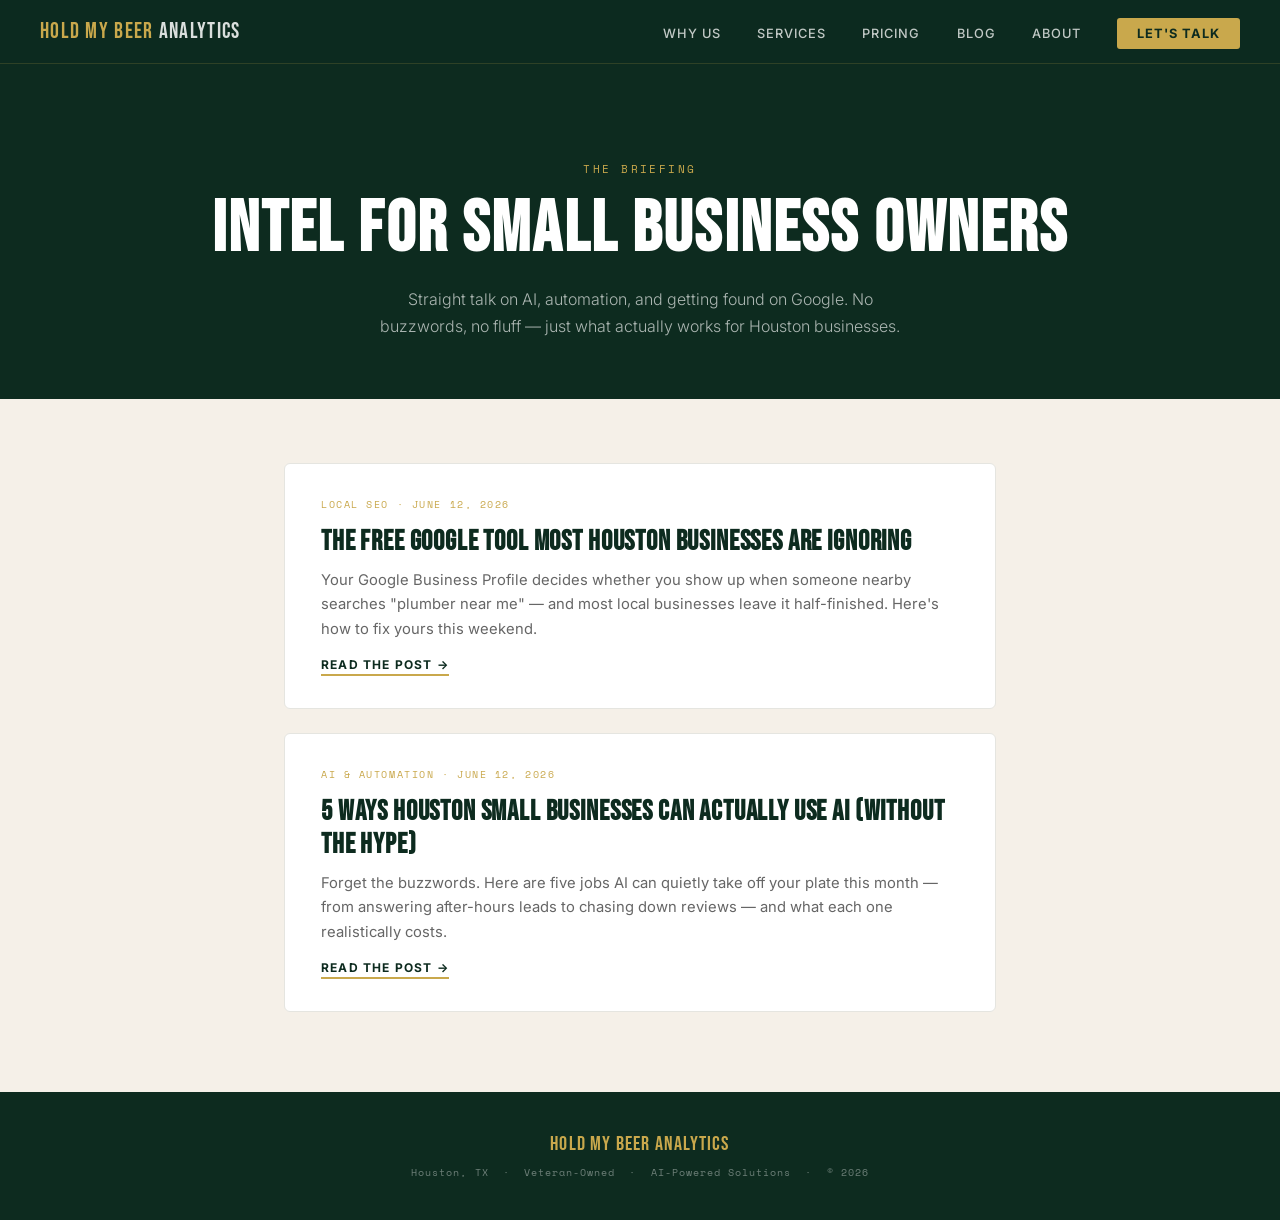
<file: blog/index.html>
<!DOCTYPE html>
<html lang="en">
<head>
    <meta charset="UTF-8">
    <meta name="viewport" content="width=device-width, initial-scale=1.0">
    <title>The Briefing | Hold My Beer Analytics Blog — AI & Local SEO for Houston Small Business</title>
    <meta name="description" content="Straight talk on AI, automation, and local SEO for Houston small businesses. No buzzwords — just what actually works, from a veteran who builds this stuff daily.">
    <meta property="og:title" content="The Briefing | Hold My Beer Analytics Blog">
    <meta property="og:description" content="Straight talk on AI, automation, and local SEO for Houston small businesses.">
    <meta property="og:type" content="website">
    <meta property="og:url" content="https://tdeleon70.github.io/hold-my-beer-analytics/blog/">
    <link rel="canonical" href="https://tdeleon70.github.io/hold-my-beer-analytics/blog/">
    <link rel="preconnect" href="https://fonts.googleapis.com">
    <link rel="preconnect" href="https://fonts.gstatic.com" crossorigin>
    <link href="https://fonts.googleapis.com/css2?family=Bebas+Neue&family=Inter:wght@300;400;500;600;700&family=Space+Mono:wght@400;700&display=swap" rel="stylesheet">
    <link rel="stylesheet" href="../assets/blog.css">
</head>
<body>

<nav>
    <a href="../" class="nav-logo">HOLD MY BEER <span>ANALYTICS</span></a>
    <ul class="nav-links">
        <li><a href="../#why">Why Us</a></li>
        <li><a href="../#services">Services</a></li>
        <li><a href="../#pricing">Pricing</a></li>
        <li><a href="./">Blog</a></li>
        <li><a href="../#about">About</a></li>
        <li><a href="../#contact" class="nav-cta">Let's Talk</a></li>
    </ul>
</nav>

<header class="blog-hero">
    <p class="label">The Briefing</p>
    <h1>Intel For Small Business Owners</h1>
    <p>Straight talk on AI, automation, and getting found on Google. No buzzwords, no fluff — just what actually works for Houston businesses.</p>
</header>

<main class="blog-list">
    <a class="post-card" href="google-business-profile-houston.html">
        <p class="meta">Local SEO · June 12, 2026</p>
        <h2>The Free Google Tool Most Houston Businesses Are Ignoring</h2>
        <p>Your Google Business Profile decides whether you show up when someone nearby searches "plumber near me" — and most local businesses leave it half-finished. Here's how to fix yours this weekend.</p>
        <span class="read-more">Read the post →</span>
    </a>
    <a class="post-card" href="ai-for-small-business-houston.html">
        <p class="meta">AI &amp; Automation · June 12, 2026</p>
        <h2>5 Ways Houston Small Businesses Can Actually Use AI (Without the Hype)</h2>
        <p>Forget the buzzwords. Here are five jobs AI can quietly take off your plate this month — from answering after-hours leads to chasing down reviews — and what each one realistically costs.</p>
        <span class="read-more">Read the post →</span>
    </a>
</main>

<footer>
    <div class="footer-logo">Hold My Beer Analytics</div>
    <p class="footer-sub">Houston, TX &nbsp;·&nbsp; Veteran-Owned &nbsp;·&nbsp; AI-Powered Solutions &nbsp;·&nbsp; © 2026</p>
</footer>

</body>
</html>
</file>
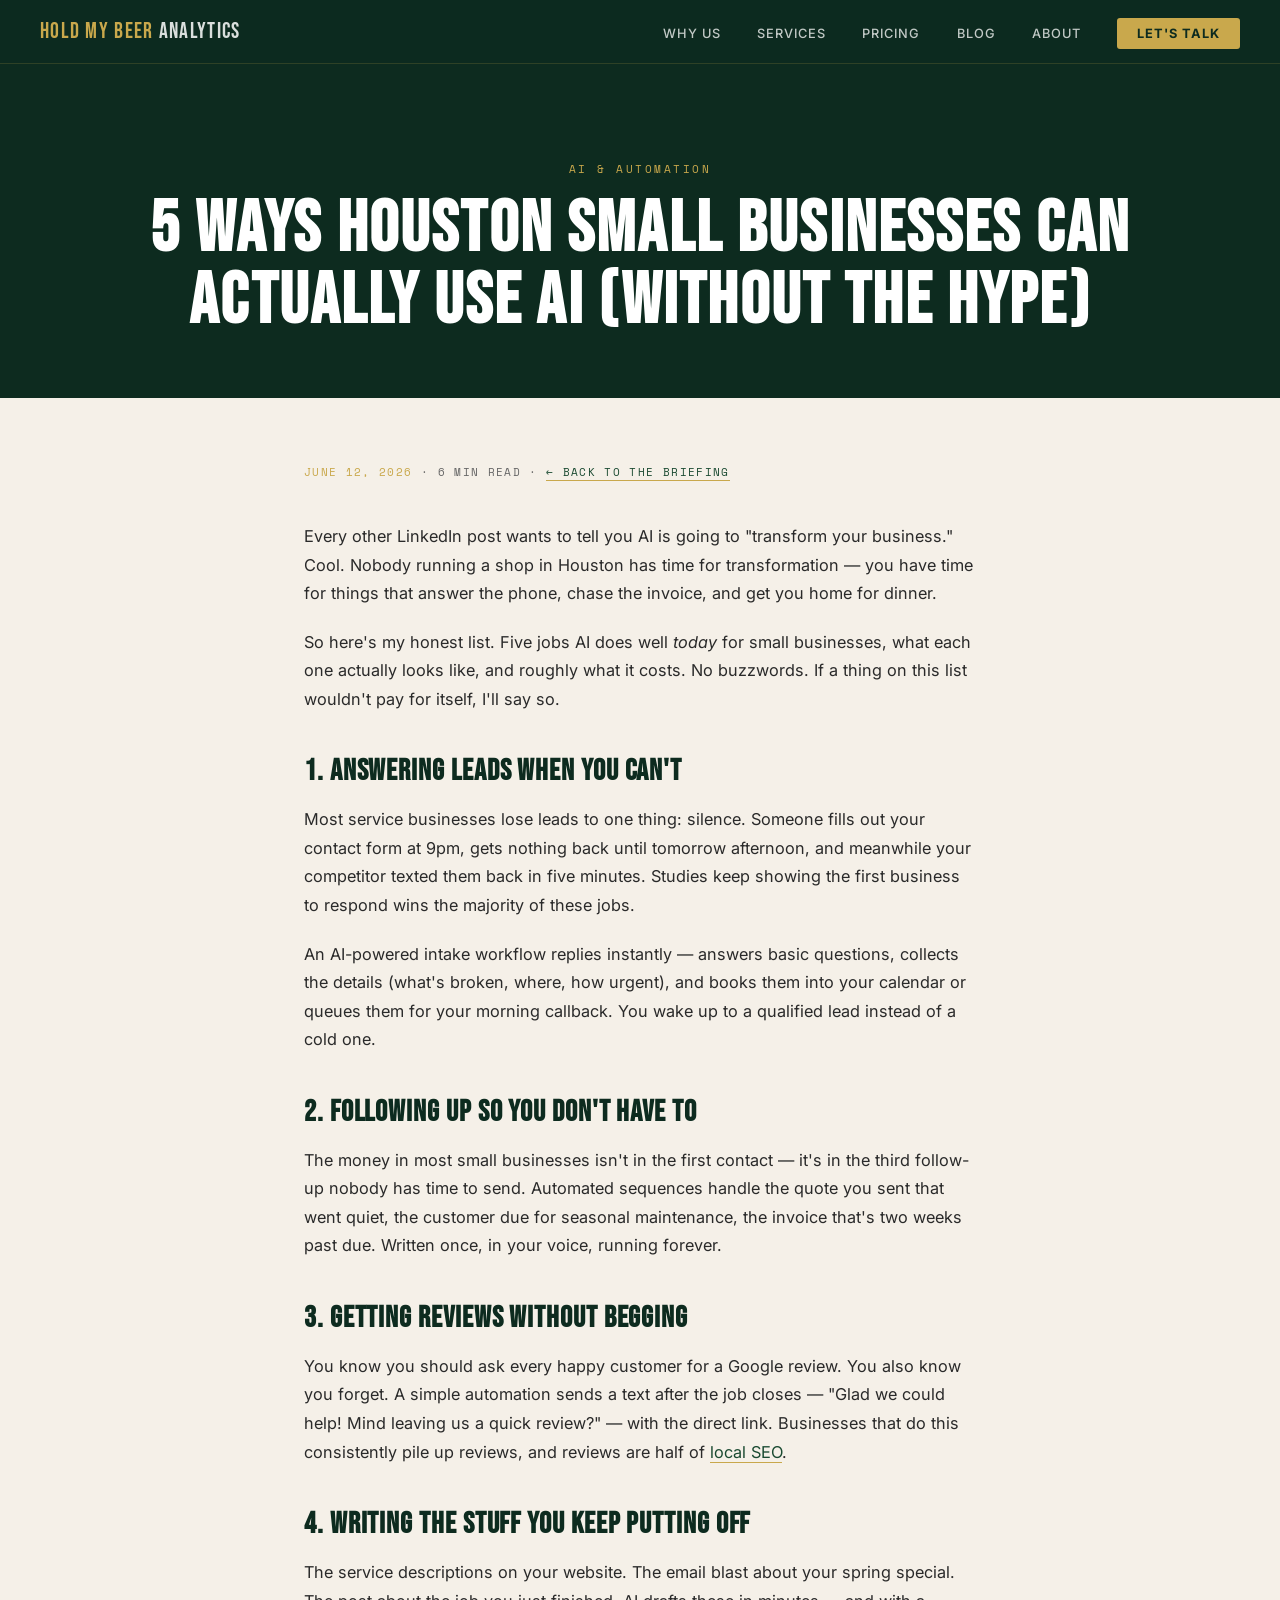
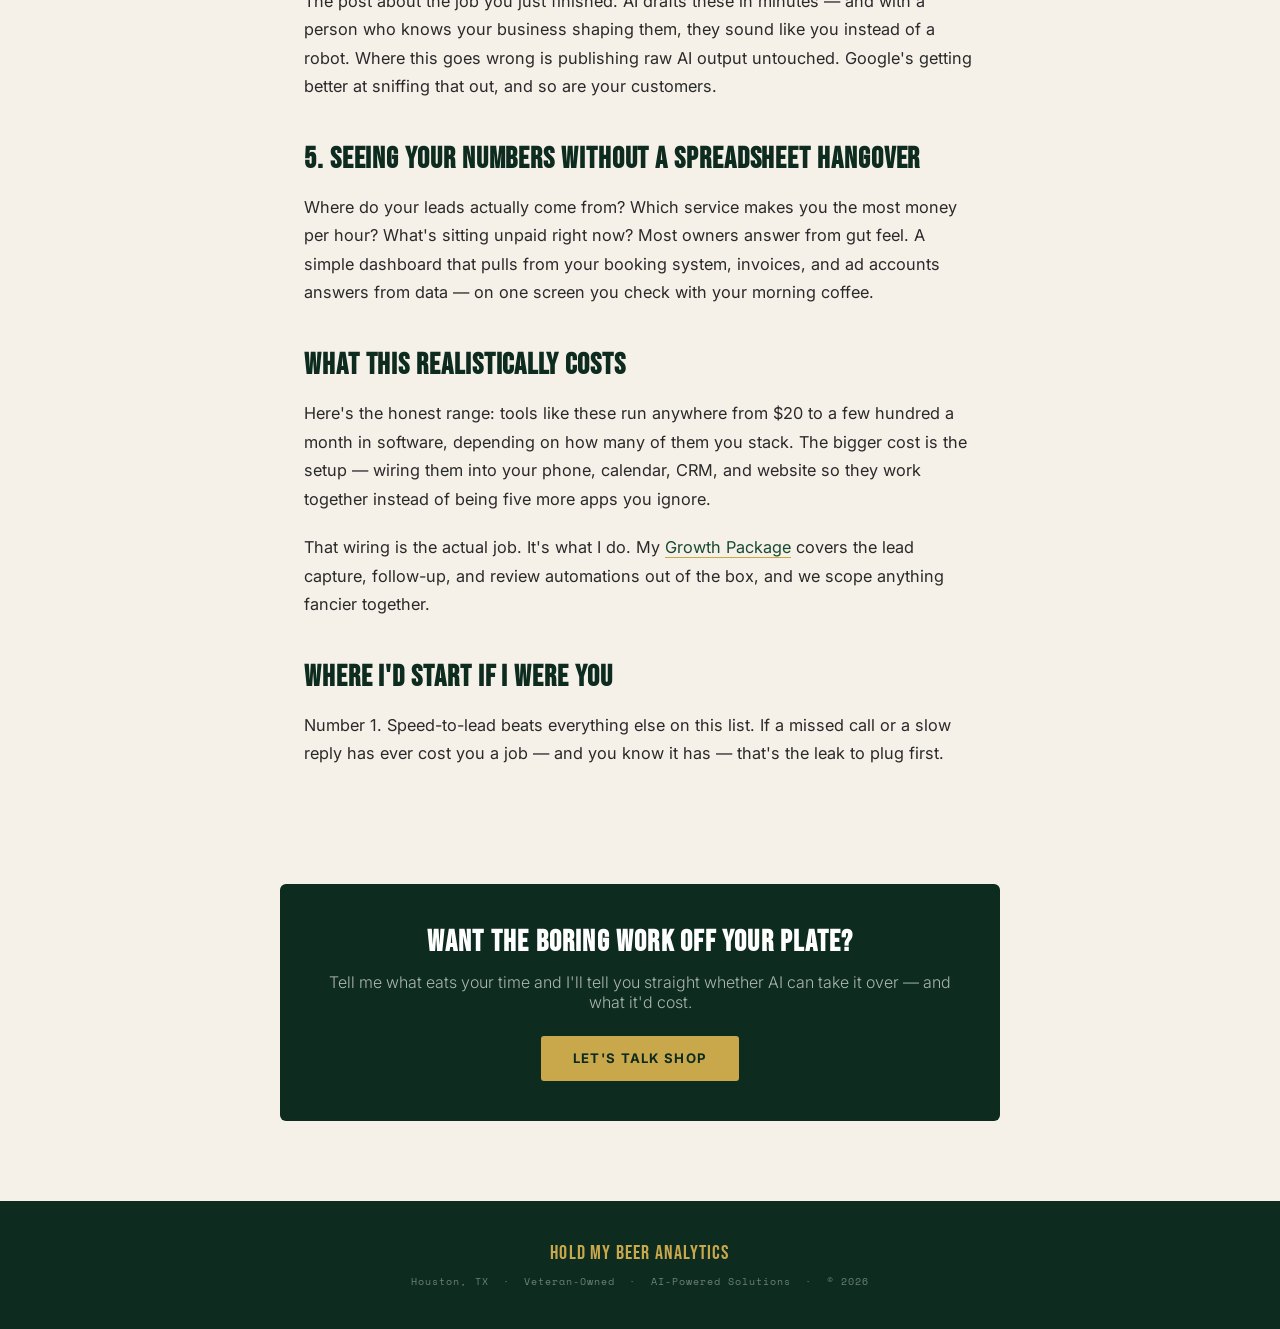
<file: blog/ai-for-small-business-houston.html>
<!DOCTYPE html>
<html lang="en">
<head>
    <meta charset="UTF-8">
    <meta name="viewport" content="width=device-width, initial-scale=1.0">
    <title>5 Ways Houston Small Businesses Can Actually Use AI (Without the Hype) | Hold My Beer Analytics</title>
    <meta name="description" content="Forget the AI buzzwords. Five practical jobs AI can take off a Houston small business owner's plate this month — missed calls, follow-ups, reviews, scheduling — and what each realistically costs.">
    <meta property="og:title" content="5 Ways Houston Small Businesses Can Actually Use AI (Without the Hype)">
    <meta property="og:description" content="Five practical jobs AI can take off a small business owner's plate — no buzzwords.">
    <meta property="og:type" content="article">
    <meta property="og:url" content="https://tdeleon70.github.io/hold-my-beer-analytics/blog/ai-for-small-business-houston.html">
    <link rel="canonical" href="https://tdeleon70.github.io/hold-my-beer-analytics/blog/ai-for-small-business-houston.html">
    <link rel="preconnect" href="https://fonts.googleapis.com">
    <link rel="preconnect" href="https://fonts.gstatic.com" crossorigin>
    <link href="https://fonts.googleapis.com/css2?family=Bebas+Neue&family=Inter:wght@300;400;500;600;700&family=Space+Mono:wght@400;700&display=swap" rel="stylesheet">
    <link rel="stylesheet" href="../assets/blog.css">
    <script type="application/ld+json">
    {
      "@context": "https://schema.org",
      "@type": "BlogPosting",
      "headline": "5 Ways Houston Small Businesses Can Actually Use AI (Without the Hype)",
      "datePublished": "2026-06-12",
      "author": { "@type": "Person", "name": "Hold My Beer Analytics" },
      "publisher": { "@type": "Organization", "name": "Hold My Beer Analytics" },
      "mainEntityOfPage": "https://tdeleon70.github.io/hold-my-beer-analytics/blog/ai-for-small-business-houston.html"
    }
    </script>
</head>
<body>

<nav>
    <a href="../" class="nav-logo">HOLD MY BEER <span>ANALYTICS</span></a>
    <ul class="nav-links">
        <li><a href="../#why">Why Us</a></li>
        <li><a href="../#services">Services</a></li>
        <li><a href="../#pricing">Pricing</a></li>
        <li><a href="./">Blog</a></li>
        <li><a href="../#about">About</a></li>
        <li><a href="../#contact" class="nav-cta">Let's Talk</a></li>
    </ul>
</nav>

<header class="blog-hero">
    <p class="label">AI &amp; Automation</p>
    <h1>5 Ways Houston Small Businesses Can Actually Use AI (Without the Hype)</h1>
</header>

<article>
    <p class="meta"><span>June 12, 2026</span> · 6 min read · <a href="./">← Back to The Briefing</a></p>

    <p>Every other LinkedIn post wants to tell you AI is going to "transform your business." Cool. Nobody running a shop in Houston has time for transformation — you have time for things that answer the phone, chase the invoice, and get you home for dinner.</p>

    <p>So here's my honest list. Five jobs AI does well <em>today</em> for small businesses, what each one actually looks like, and roughly what it costs. No buzzwords. If a thing on this list wouldn't pay for itself, I'll say so.</p>

    <h2>1. Answering Leads When You Can't</h2>
    <p>Most service businesses lose leads to one thing: silence. Someone fills out your contact form at 9pm, gets nothing back until tomorrow afternoon, and meanwhile your competitor texted them back in five minutes. Studies keep showing the first business to respond wins the majority of these jobs.</p>
    <p>An AI-powered intake workflow replies instantly — answers basic questions, collects the details (what's broken, where, how urgent), and books them into your calendar or queues them for your morning callback. You wake up to a qualified lead instead of a cold one.</p>

    <h2>2. Following Up So You Don't Have To</h2>
    <p>The money in most small businesses isn't in the first contact — it's in the third follow-up nobody has time to send. Automated sequences handle the quote you sent that went quiet, the customer due for seasonal maintenance, the invoice that's two weeks past due. Written once, in your voice, running forever.</p>

    <h2>3. Getting Reviews Without Begging</h2>
    <p>You know you should ask every happy customer for a Google review. You also know you forget. A simple automation sends a text after the job closes — "Glad we could help! Mind leaving us a quick review?" — with the direct link. Businesses that do this consistently pile up reviews, and reviews are half of <a href="google-business-profile-houston.html">local SEO</a>.</p>

    <h2>4. Writing the Stuff You Keep Putting Off</h2>
    <p>The service descriptions on your website. The email blast about your spring special. The post about the job you just finished. AI drafts these in minutes — and with a person who knows your business shaping them, they sound like you instead of a robot. Where this goes wrong is publishing raw AI output untouched. Google's getting better at sniffing that out, and so are your customers.</p>

    <h2>5. Seeing Your Numbers Without a Spreadsheet Hangover</h2>
    <p>Where do your leads actually come from? Which service makes you the most money per hour? What's sitting unpaid right now? Most owners answer from gut feel. A simple dashboard that pulls from your booking system, invoices, and ad accounts answers from data — on one screen you check with your morning coffee.</p>

    <h2>What This Realistically Costs</h2>
    <p>Here's the honest range: tools like these run anywhere from $20 to a few hundred a month in software, depending on how many of them you stack. The bigger cost is the setup — wiring them into your phone, calendar, CRM, and website so they work together instead of being five more apps you ignore.</p>
    <p>That wiring is the actual job. It's what I do. My <a href="../#pricing">Growth Package</a> covers the lead capture, follow-up, and review automations out of the box, and we scope anything fancier together.</p>

    <h2>Where I'd Start If I Were You</h2>
    <p>Number 1. Speed-to-lead beats everything else on this list. If a missed call or a slow reply has ever cost you a job — and you know it has — that's the leak to plug first.</p>
</article>

<div class="post-cta-wrap">
    <div class="post-cta">
        <h3>Want the Boring Work Off Your Plate?</h3>
        <p>Tell me what eats your time and I'll tell you straight whether AI can take it over — and what it'd cost.</p>
        <a href="../#contact">Let's Talk Shop</a>
    </div>
</div>

<footer>
    <div class="footer-logo">Hold My Beer Analytics</div>
    <p class="footer-sub">Houston, TX &nbsp;·&nbsp; Veteran-Owned &nbsp;·&nbsp; AI-Powered Solutions &nbsp;·&nbsp; © 2026</p>
</footer>

</body>
</html>
</file>
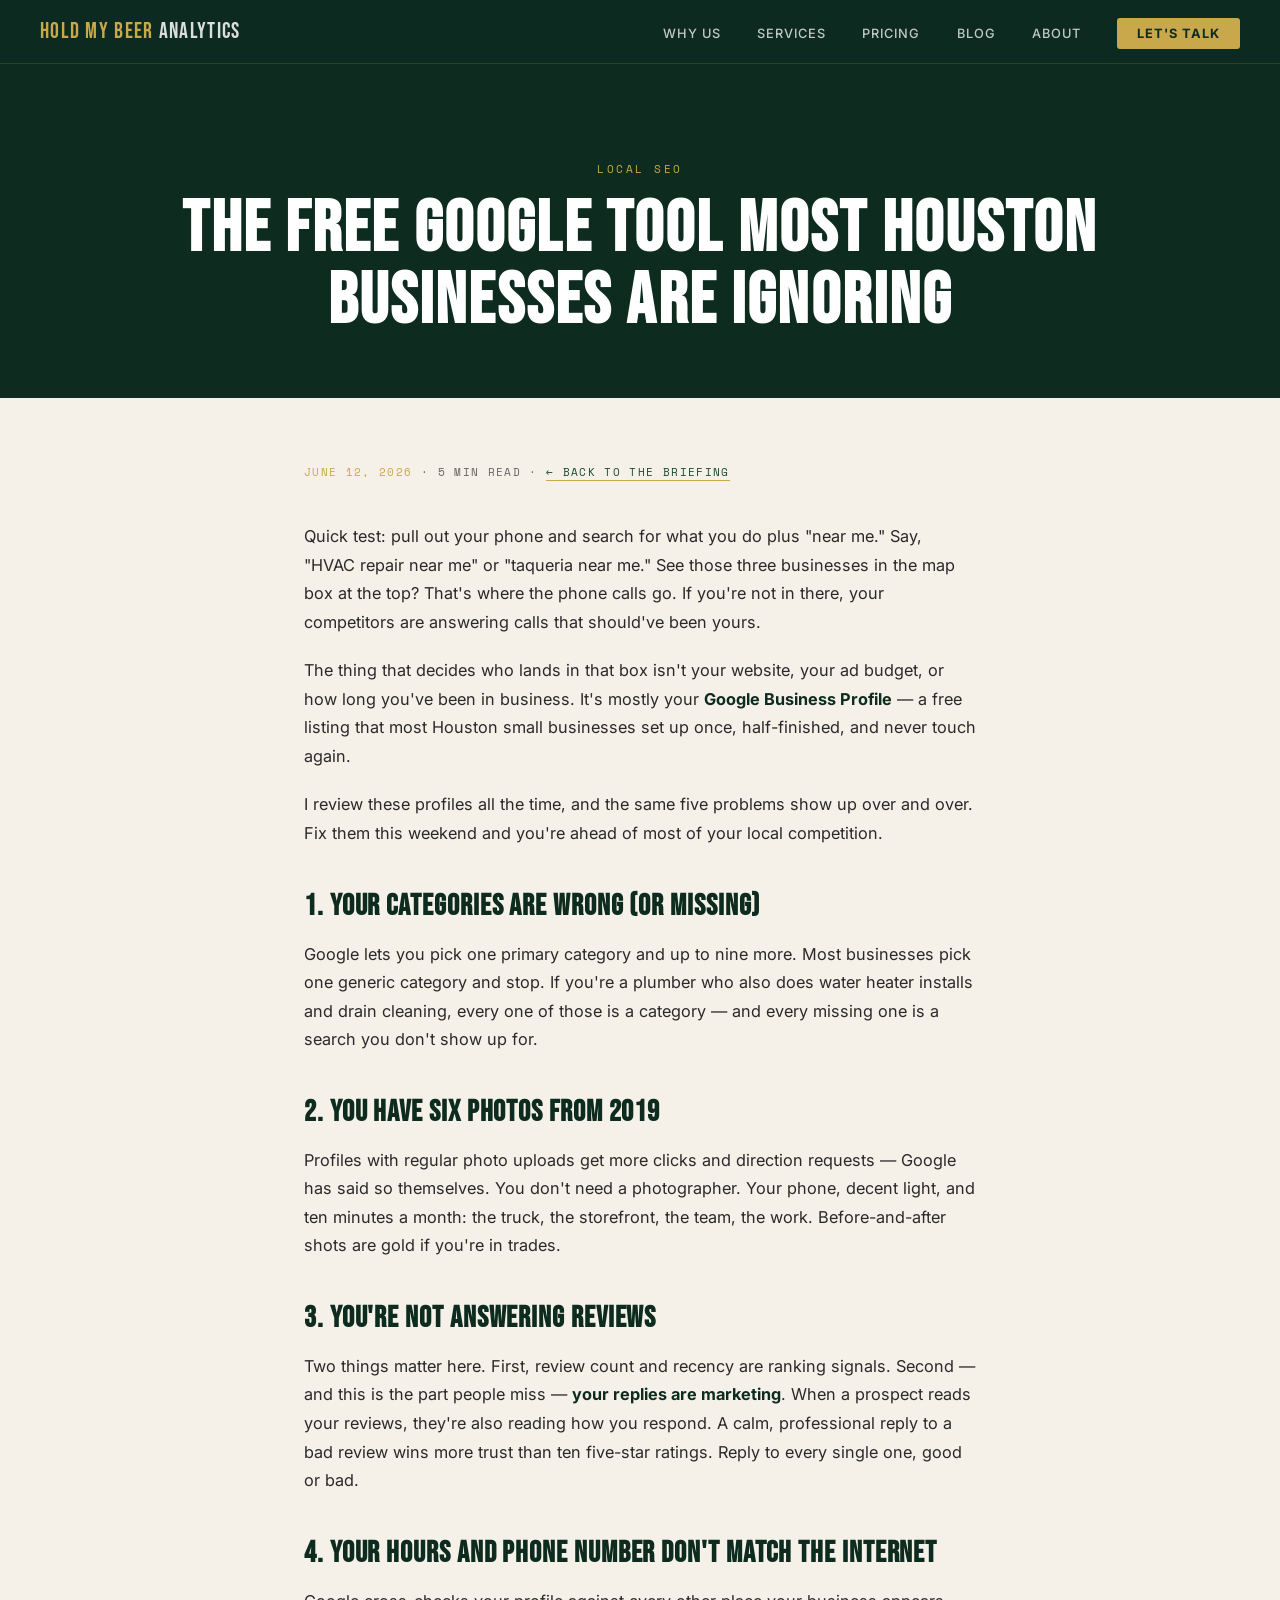
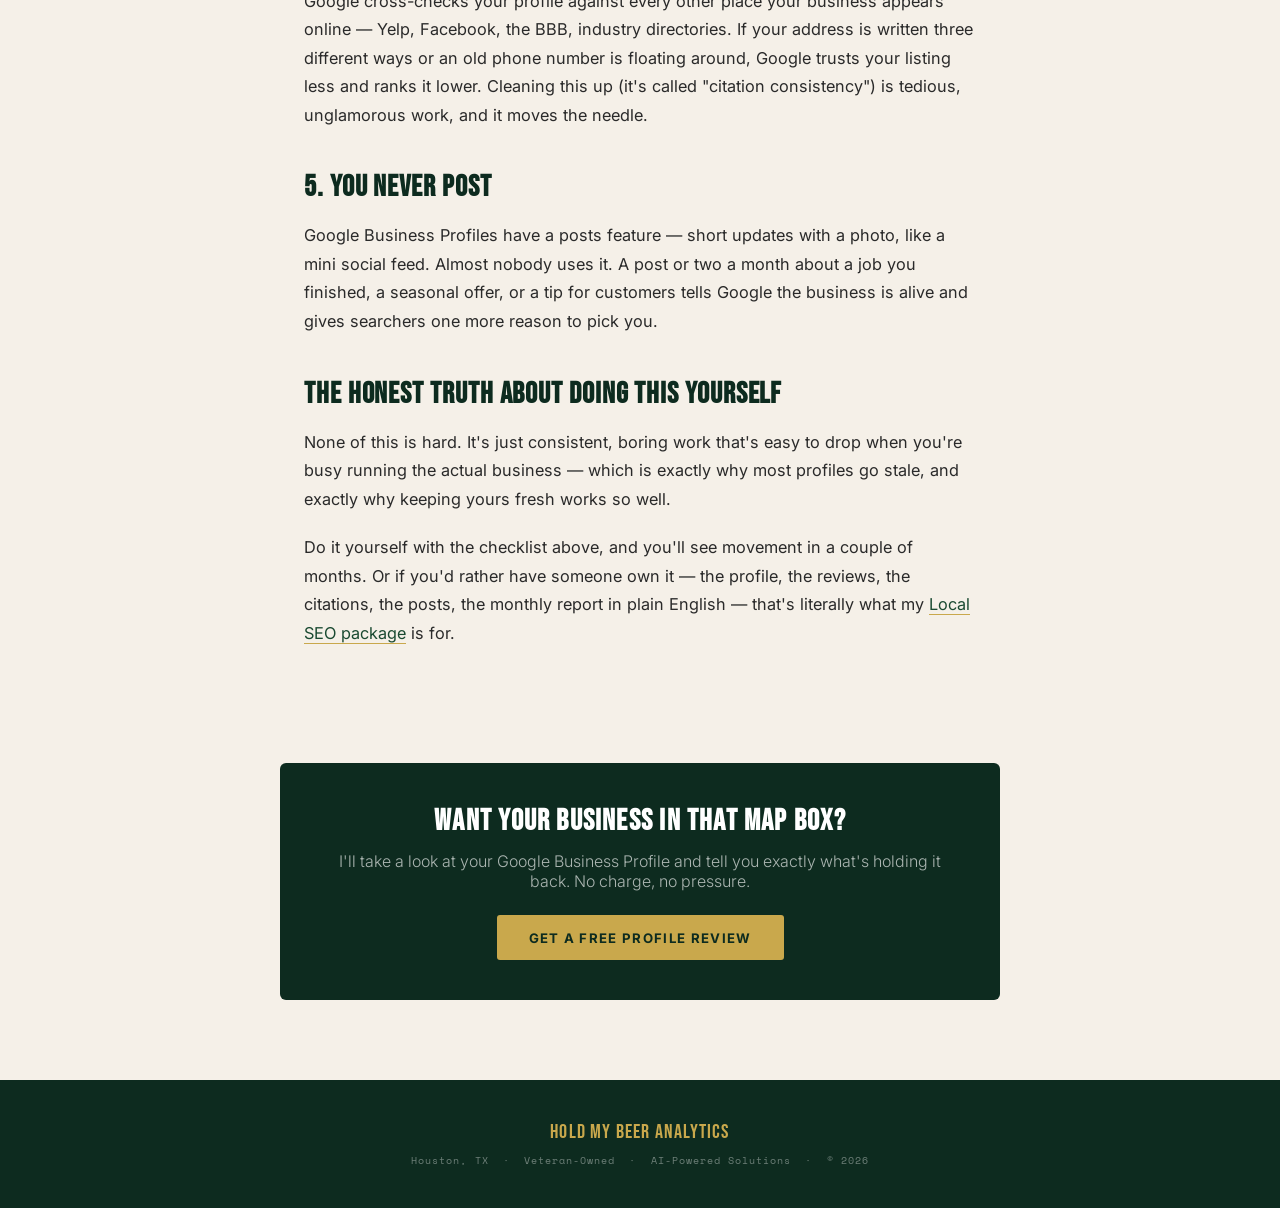
<file: blog/google-business-profile-houston.html>
<!DOCTYPE html>
<html lang="en">
<head>
    <meta charset="UTF-8">
    <meta name="viewport" content="width=device-width, initial-scale=1.0">
    <title>The Free Google Tool Most Houston Businesses Are Ignoring | Hold My Beer Analytics</title>
    <meta name="description" content="Your Google Business Profile decides whether you show up in 'near me' searches around Houston. Here's a no-fluff checklist to fix yours this weekend — from a local who does this for a living.">
    <meta property="og:title" content="The Free Google Tool Most Houston Businesses Are Ignoring">
    <meta property="og:description" content="A no-fluff Google Business Profile checklist for Houston small businesses.">
    <meta property="og:type" content="article">
    <meta property="og:url" content="https://tdeleon70.github.io/hold-my-beer-analytics/blog/google-business-profile-houston.html">
    <link rel="canonical" href="https://tdeleon70.github.io/hold-my-beer-analytics/blog/google-business-profile-houston.html">
    <link rel="preconnect" href="https://fonts.googleapis.com">
    <link rel="preconnect" href="https://fonts.gstatic.com" crossorigin>
    <link href="https://fonts.googleapis.com/css2?family=Bebas+Neue&family=Inter:wght@300;400;500;600;700&family=Space+Mono:wght@400;700&display=swap" rel="stylesheet">
    <link rel="stylesheet" href="../assets/blog.css">
    <script type="application/ld+json">
    {
      "@context": "https://schema.org",
      "@type": "BlogPosting",
      "headline": "The Free Google Tool Most Houston Businesses Are Ignoring",
      "datePublished": "2026-06-12",
      "author": { "@type": "Person", "name": "Hold My Beer Analytics" },
      "publisher": { "@type": "Organization", "name": "Hold My Beer Analytics" },
      "mainEntityOfPage": "https://tdeleon70.github.io/hold-my-beer-analytics/blog/google-business-profile-houston.html"
    }
    </script>
</head>
<body>

<nav>
    <a href="../" class="nav-logo">HOLD MY BEER <span>ANALYTICS</span></a>
    <ul class="nav-links">
        <li><a href="../#why">Why Us</a></li>
        <li><a href="../#services">Services</a></li>
        <li><a href="../#pricing">Pricing</a></li>
        <li><a href="./">Blog</a></li>
        <li><a href="../#about">About</a></li>
        <li><a href="../#contact" class="nav-cta">Let's Talk</a></li>
    </ul>
</nav>

<header class="blog-hero">
    <p class="label">Local SEO</p>
    <h1>The Free Google Tool Most Houston Businesses Are Ignoring</h1>
</header>

<article>
    <p class="meta"><span>June 12, 2026</span> · 5 min read · <a href="./">← Back to The Briefing</a></p>

    <p>Quick test: pull out your phone and search for what you do plus "near me." Say, "HVAC repair near me" or "taqueria near me." See those three businesses in the map box at the top? That's where the phone calls go. If you're not in there, your competitors are answering calls that should've been yours.</p>

    <p>The thing that decides who lands in that box isn't your website, your ad budget, or how long you've been in business. It's mostly your <strong>Google Business Profile</strong> — a free listing that most Houston small businesses set up once, half-finished, and never touch again.</p>

    <p>I review these profiles all the time, and the same five problems show up over and over. Fix them this weekend and you're ahead of most of your local competition.</p>

    <h2>1. Your Categories Are Wrong (Or Missing)</h2>
    <p>Google lets you pick one primary category and up to nine more. Most businesses pick one generic category and stop. If you're a plumber who also does water heater installs and drain cleaning, every one of those is a category — and every missing one is a search you don't show up for.</p>

    <h2>2. You Have Six Photos From 2019</h2>
    <p>Profiles with regular photo uploads get more clicks and direction requests — Google has said so themselves. You don't need a photographer. Your phone, decent light, and ten minutes a month: the truck, the storefront, the team, the work. Before-and-after shots are gold if you're in trades.</p>

    <h2>3. You're Not Answering Reviews</h2>
    <p>Two things matter here. First, review count and recency are ranking signals. Second — and this is the part people miss — <strong>your replies are marketing</strong>. When a prospect reads your reviews, they're also reading how you respond. A calm, professional reply to a bad review wins more trust than ten five-star ratings. Reply to every single one, good or bad.</p>

    <h2>4. Your Hours and Phone Number Don't Match the Internet</h2>
    <p>Google cross-checks your profile against every other place your business appears online — Yelp, Facebook, the BBB, industry directories. If your address is written three different ways or an old phone number is floating around, Google trusts your listing less and ranks it lower. Cleaning this up (it's called "citation consistency") is tedious, unglamorous work, and it moves the needle.</p>

    <h2>5. You Never Post</h2>
    <p>Google Business Profiles have a posts feature — short updates with a photo, like a mini social feed. Almost nobody uses it. A post or two a month about a job you finished, a seasonal offer, or a tip for customers tells Google the business is alive and gives searchers one more reason to pick you.</p>

    <h2>The Honest Truth About Doing This Yourself</h2>
    <p>None of this is hard. It's just consistent, boring work that's easy to drop when you're busy running the actual business — which is exactly why most profiles go stale, and exactly why keeping yours fresh works so well.</p>

    <p>Do it yourself with the checklist above, and you'll see movement in a couple of months. Or if you'd rather have someone own it — the profile, the reviews, the citations, the posts, the monthly report in plain English — that's literally what my <a href="../#pricing">Local SEO package</a> is for.</p>
</article>

<div class="post-cta-wrap">
    <div class="post-cta">
        <h3>Want Your Business In That Map Box?</h3>
        <p>I'll take a look at your Google Business Profile and tell you exactly what's holding it back. No charge, no pressure.</p>
        <a href="../#contact">Get a Free Profile Review</a>
    </div>
</div>

<footer>
    <div class="footer-logo">Hold My Beer Analytics</div>
    <p class="footer-sub">Houston, TX &nbsp;·&nbsp; Veteran-Owned &nbsp;·&nbsp; AI-Powered Solutions &nbsp;·&nbsp; © 2026</p>
</footer>

</body>
</html>
</file>
<file: assets/blog.css>
/* Blog styles — shared by blog/index.html and all post pages */
:root {
    --green-deep: #0D2B1F;
    --green-mid:  #1A4A31;
    --gold:       #C9A84C;
    --gold-light: #E5C97A;
    --off-white:  #F5F0E8;
    --white:      #FFFFFF;
    --navy:       #1B2A4A;
    --text-dark:  #1A1A1A;
    --text-muted: #666666;
    --font-display: 'Bebas Neue', sans-serif;
    --font-body:    'Inter', sans-serif;
    --font-mono:    'Space Mono', monospace;
}
* { margin: 0; padding: 0; box-sizing: border-box; }
html { scroll-behavior: smooth; }
body { font-family: var(--font-body); background: var(--off-white); color: var(--text-dark); }
a { text-decoration: none; color: inherit; }

/* Nav (mirrors main site) */
nav {
    position: fixed;
    top: 0; left: 0; right: 0;
    z-index: 100;
    background: rgba(13, 43, 31, 0.97);
    backdrop-filter: blur(10px);
    border-bottom: 1px solid rgba(201,168,76,0.18);
    padding: 0 2.5rem;
    height: 64px;
    display: flex;
    align-items: center;
    justify-content: space-between;
}
.nav-logo { font-family: var(--font-display); font-size: 1.35rem; color: var(--gold); letter-spacing: 0.06em; line-height: 1; }
.nav-logo span { color: rgba(255,255,255,0.85); }
.nav-links { display: flex; align-items: center; gap: 2.25rem; list-style: none; }
.nav-links a { color: rgba(255,255,255,0.75); font-size: 0.8rem; font-weight: 500; letter-spacing: 0.08em; text-transform: uppercase; transition: color 0.2s; }
.nav-links a:hover { color: var(--gold); }
.nav-cta { background: var(--gold) !important; color: var(--green-deep) !important; padding: 0.5rem 1.25rem !important; border-radius: 3px; font-weight: 700 !important; }
.nav-cta:hover { background: var(--gold-light) !important; }

/* Blog header band */
.blog-hero {
    background-color: var(--green-deep);
    padding: 140px 2.5rem 60px;
    text-align: center;
}
.blog-hero .label { font-family: var(--font-mono); font-size: 0.7rem; color: var(--gold); letter-spacing: 0.22em; text-transform: uppercase; margin-bottom: 1rem; }
.blog-hero h1 { font-family: var(--font-display); font-size: clamp(2.75rem, 6vw, 4.5rem); color: var(--white); letter-spacing: 0.03em; line-height: 1; }
.blog-hero p { color: rgba(255,255,255,0.65); max-width: 540px; margin: 1.25rem auto 0; font-weight: 300; line-height: 1.65; }

/* Listing */
.blog-list { max-width: 760px; margin: 0 auto; padding: 4rem 1.5rem 5rem; display: grid; gap: 1.5rem; }
.post-card {
    background: var(--white);
    border: 1px solid #E5E5E0;
    border-radius: 6px;
    padding: 2rem 2.25rem;
    display: block;
    transition: border-color 0.2s, box-shadow 0.2s;
}
.post-card:hover { border-color: var(--gold); box-shadow: 0 6px 24px rgba(201,168,76,0.12); }
.post-card .meta { font-family: var(--font-mono); font-size: 0.65rem; color: var(--gold); letter-spacing: 0.15em; text-transform: uppercase; margin-bottom: 0.75rem; }
.post-card h2 { font-family: var(--font-display); font-size: 1.75rem; color: var(--green-deep); letter-spacing: 0.03em; margin-bottom: 0.6rem; }
.post-card p { font-size: 0.925rem; color: var(--text-muted); line-height: 1.65; }
.post-card .read-more { display: inline-block; margin-top: 1rem; font-size: 0.75rem; font-weight: 700; letter-spacing: 0.1em; text-transform: uppercase; color: var(--green-deep); border-bottom: 2px solid var(--gold); padding-bottom: 2px; }

/* Article */
article { max-width: 720px; margin: 0 auto; padding: 4rem 1.5rem 3rem; }
article .meta { font-family: var(--font-mono); font-size: 0.7rem; color: var(--text-muted); letter-spacing: 0.12em; text-transform: uppercase; margin-bottom: 2.5rem; }
article .meta span { color: var(--gold); }
article h2 { font-family: var(--font-display); font-size: 1.9rem; color: var(--green-deep); letter-spacing: 0.03em; margin: 2.5rem 0 1rem; }
article p { font-size: 1.02rem; line-height: 1.75; margin-bottom: 1.25rem; color: #2A2A2A; }
article ul, article ol { margin: 0 0 1.25rem 1.5rem; }
article li { font-size: 1.02rem; line-height: 1.75; margin-bottom: 0.5rem; color: #2A2A2A; }
article strong { color: var(--green-deep); }
article a { color: var(--green-mid); border-bottom: 1px solid var(--gold); }
article blockquote { border-left: 3px solid var(--gold); padding: 0.5rem 0 0.5rem 1.5rem; margin: 1.5rem 0; color: var(--text-muted); font-style: italic; }

/* Post CTA box */
.post-cta {
    background: var(--green-deep);
    border-radius: 6px;
    padding: 2.5rem;
    text-align: center;
    margin: 3rem auto 5rem;
    max-width: 720px;
}
.post-cta h3 { font-family: var(--font-display); font-size: 1.9rem; color: var(--white); letter-spacing: 0.04em; margin-bottom: 0.75rem; }
.post-cta p { color: rgba(255,255,255,0.65); margin-bottom: 1.5rem; font-weight: 300; }
.post-cta a { display: inline-block; background: var(--gold); color: var(--green-deep); font-weight: 700; font-size: 0.825rem; letter-spacing: 0.1em; padding: 0.9rem 2rem; border-radius: 3px; text-transform: uppercase; transition: background 0.2s; }
.post-cta a:hover { background: var(--gold-light); }
.post-cta-wrap { padding: 0 1.5rem; }

/* Footer */
footer { background-color: var(--green-deep); padding: 2.5rem; text-align: center; }
.footer-logo { font-family: var(--font-display); font-size: 1.25rem; color: var(--gold); letter-spacing: 0.06em; margin-bottom: 0.5rem; }
.footer-sub { font-family: var(--font-mono); font-size: 0.65rem; color: rgba(255,255,255,0.4); letter-spacing: 0.1em; }

@media (max-width: 768px) {
    .nav-links { display: none; }
    nav { padding: 0 1.5rem; }
    .blog-hero { padding: 110px 1.5rem 48px; }
}
</file>
